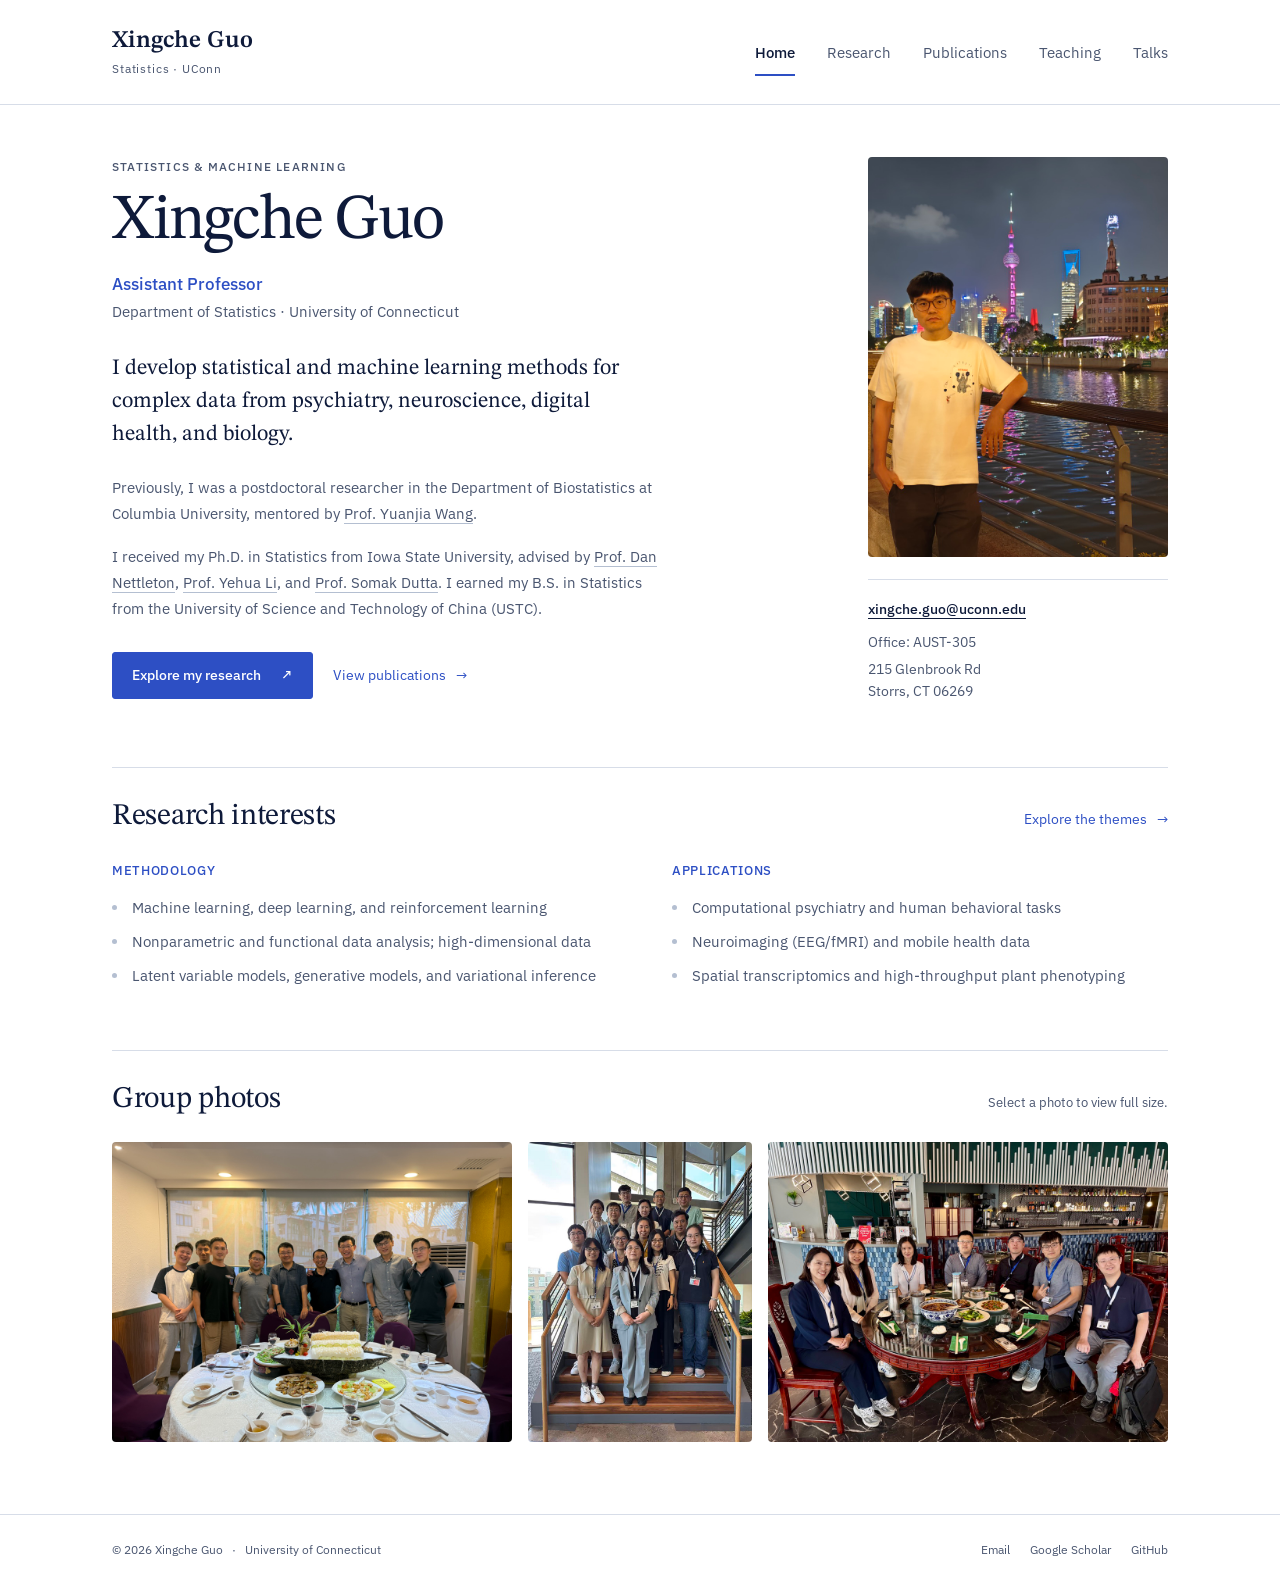
<file: index.html>
<!DOCTYPE html>
<html lang="en">
<head>
  <meta charset="utf-8">
  <meta name="viewport" content="width=device-width, initial-scale=1">
  <title>Xingche Guo | Statistics · UConn</title>
  <meta name="description" content="Xingche Guo is an Assistant Professor of Statistics at the University of Connecticut. Research in statistics, machine learning, and complex biomedical data.">
  <link rel="canonical" href="https://xingcheg.github.io/homepage/">
  <meta property="og:type" content="website">
  <meta property="og:title" content="Xingche Guo | Statistics · UConn">
  <meta property="og:description" content="Xingche Guo is an Assistant Professor of Statistics at the University of Connecticut. Research in statistics, machine learning, and complex biomedical data.">
  <meta property="og:url" content="https://xingcheg.github.io/homepage/">
  <meta property="og:image" content="https://xingcheg.github.io/homepage/assets/xingche-guo.jpg">
  <meta property="og:image:alt" content="Xingche Guo at the Shanghai waterfront">
  <link rel="icon" href="assets/favicon.svg" type="image/svg+xml">
  <link rel="preconnect" href="https://fonts.googleapis.com">
  <link rel="preconnect" href="https://fonts.gstatic.com" crossorigin>
  <link href="https://fonts.googleapis.com/css2?family=IBM+Plex+Sans:wght@400;500;600&amp;family=STIX+Two+Text:ital,wght@0,400;0,600;1,400&amp;display=swap" rel="stylesheet">
  <link rel="stylesheet" href="assets/site.css">
</head>
<body>
<a class="skip-link" href="#main-content">Skip to content</a>
<header class="site-header">
  <div class="header-inner">
    <a class="brand" href="index.html">Xingche Guo<span>Statistics · UConn</span></a>
    <nav class="site-nav" aria-label="Main navigation"><a href="index.html" aria-current="page">Home</a> <a href="research.html">Research</a> <a href="publications.html">Publications</a> <a href="teaching.html">Teaching</a> <a href="talks.html">Talks</a></nav>
  </div>
</header>
<main class="site-main home" id="main-content" tabindex="-1">
  <section class="home-intro" aria-labelledby="home-title">
    <div class="bio">
      <p class="eyebrow">Statistics &amp; machine learning</p>
      <h1 id="home-title">Xingche Guo</h1>
      <p class="position">Assistant Professor<br><span>Department of Statistics · University of Connecticut</span></p>
      <p class="home-lede">I develop statistical and machine learning methods for complex data from psychiatry, neuroscience, digital health, and biology.</p>
      <div class="biography">
        <p>Previously, I was a postdoctoral researcher in the Department of Biostatistics at Columbia University, mentored by <a href="https://www.publichealth.columbia.edu/profile/yuanjia-wang-phd">Prof. Yuanjia Wang</a>.</p>
        <p>I received my Ph.D. in Statistics from Iowa State University, advised by <a href="https://dnett.github.io/">Prof. Dan Nettleton</a>, <a href="https://sites.google.com/a/ucr.edu/yehuali/">Prof. Yehua Li</a>, and <a href="https://faculty.sites.iastate.edu/somakd/">Prof. Somak Dutta</a>. I earned my B.S. in Statistics from the University of Science and Technology of China (USTC).</p>
      </div>
      <div class="home-actions">
        <a class="primary-link" href="research.html">Explore my research <span aria-hidden="true">↗</span></a>
        <a class="text-link" href="publications.html">View publications <span aria-hidden="true">→</span></a>
      </div>
    </div>
    <aside class="profile" aria-label="Photo and contact information">
      <img class="portrait" src="assets/xingche-guo.jpg" alt="Xingche Guo at the Shanghai waterfront at night" width="768" height="1024" fetchpriority="high">
      <div class="contact">
        <a class="email-link" href="mailto:xingche.guo@uconn.edu">xingche.guo@uconn.edu</a>
        <p>Office: AUST-305</p>
        <address>215 Glenbrook Rd<br>Storrs, CT 06269</address>
      </div>
    </aside>
  </section>

  <section class="interests" aria-labelledby="interests-title">
    <div class="interests-heading">
      <h2 id="interests-title">Research interests</h2>
      <a class="text-link" href="research.html">Explore the themes <span aria-hidden="true">→</span></a>
    </div>
    <div class="interest-columns">
      <div>
        <h3>Methodology</h3>
        <ul>
          <li>Machine learning, deep learning, and reinforcement learning</li>
          <li>Nonparametric and functional data analysis; high-dimensional data</li>
          <li>Latent variable models, generative models, and variational inference</li>
        </ul>
      </div>
      <div>
        <h3>Applications</h3>
        <ul>
          <li>Computational psychiatry and human behavioral tasks</li>
          <li>Neuroimaging (EEG/fMRI) and mobile health data</li>
          <li>Spatial transcriptomics and high-throughput plant phenotyping</li>
        </ul>
      </div>
    </div>
  </section>

  <section class="group-photos" id="photos" aria-labelledby="photos-title">
    <div class="photos-heading">
      <h2 id="photos-title">Group photos</h2>
      <p>Select a photo to view full size.</p>
    </div>
    <div class="photo-gallery">
      <a href="assets/photos/group-banquet.jpg" target="_blank" rel="noopener" aria-label="View full-size group photo at a banquet (opens in a new tab)">
        <img src="assets/photos/group-banquet.jpg" alt="A group standing together behind a banquet table" width="2048" height="1536" loading="lazy" decoding="async">
      </a>
      <a class="photo-portrait" href="assets/photos/group-staircase.jpg" target="_blank" rel="noopener" aria-label="View full-size group photo on a staircase (opens in a new tab)">
        <img src="assets/photos/group-staircase.jpg" alt="A group posing together on a staircase" width="768" height="1024" loading="lazy" decoding="async">
      </a>
      <a href="assets/photos/group-dinner.jpg" target="_blank" rel="noopener" aria-label="View full-size group photo at a restaurant (opens in a new tab)">
        <img src="assets/photos/group-dinner.jpg" alt="A group seated around a table at a restaurant" width="1024" height="768" loading="lazy" decoding="async">
      </a>
    </div>
  </section>
</main>
<footer class="site-footer">
  <div class="footer-inner">
    <p>© 2026 Xingche Guo <span class="footer-divider">·</span> University of Connecticut</p>
    <nav aria-label="Contact and profiles">
      <a href="mailto:xingche.guo@uconn.edu">Email</a>
      <a href="https://scholar.google.com/citations?user=Te9Y-KUAAAAJ&amp;hl=en">Google Scholar</a>
      <a href="https://github.com/xingcheg">GitHub</a>
    </nav>
  </div>
</footer>
</body>
</html>
</file>
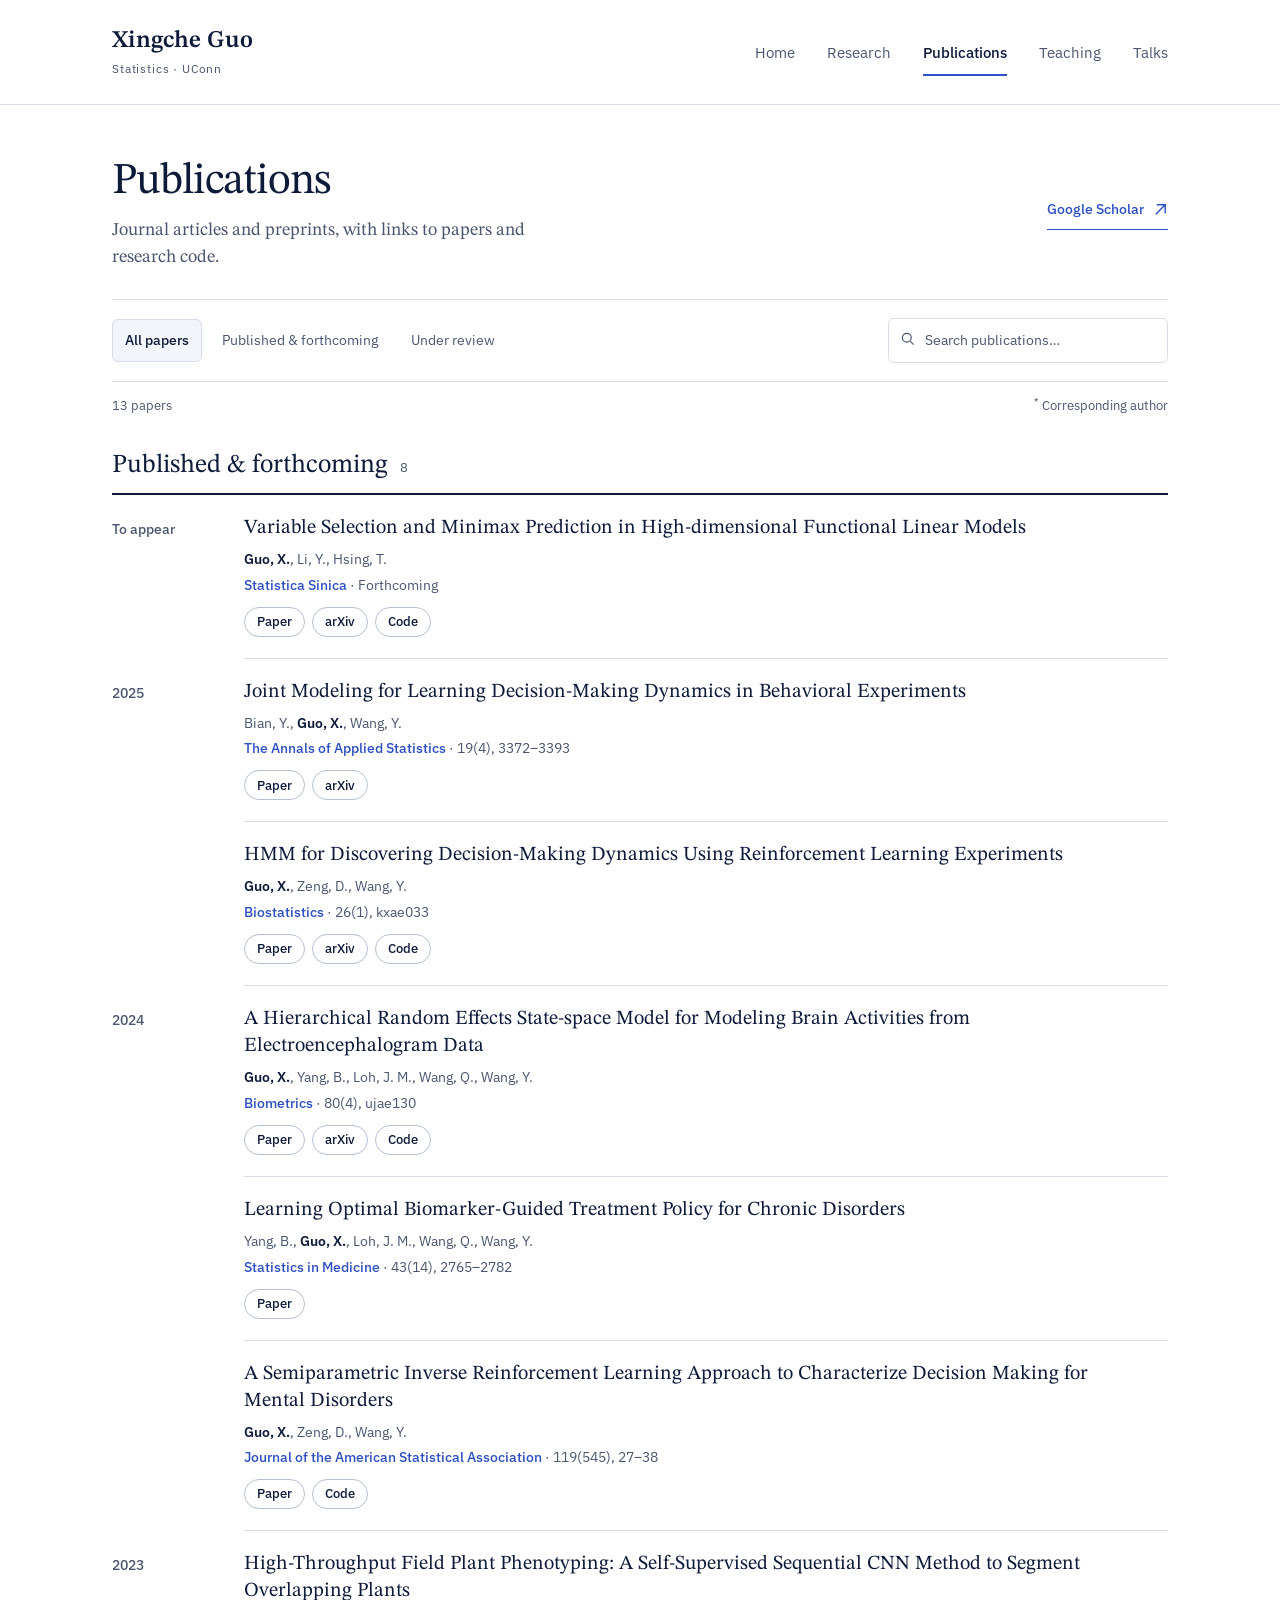
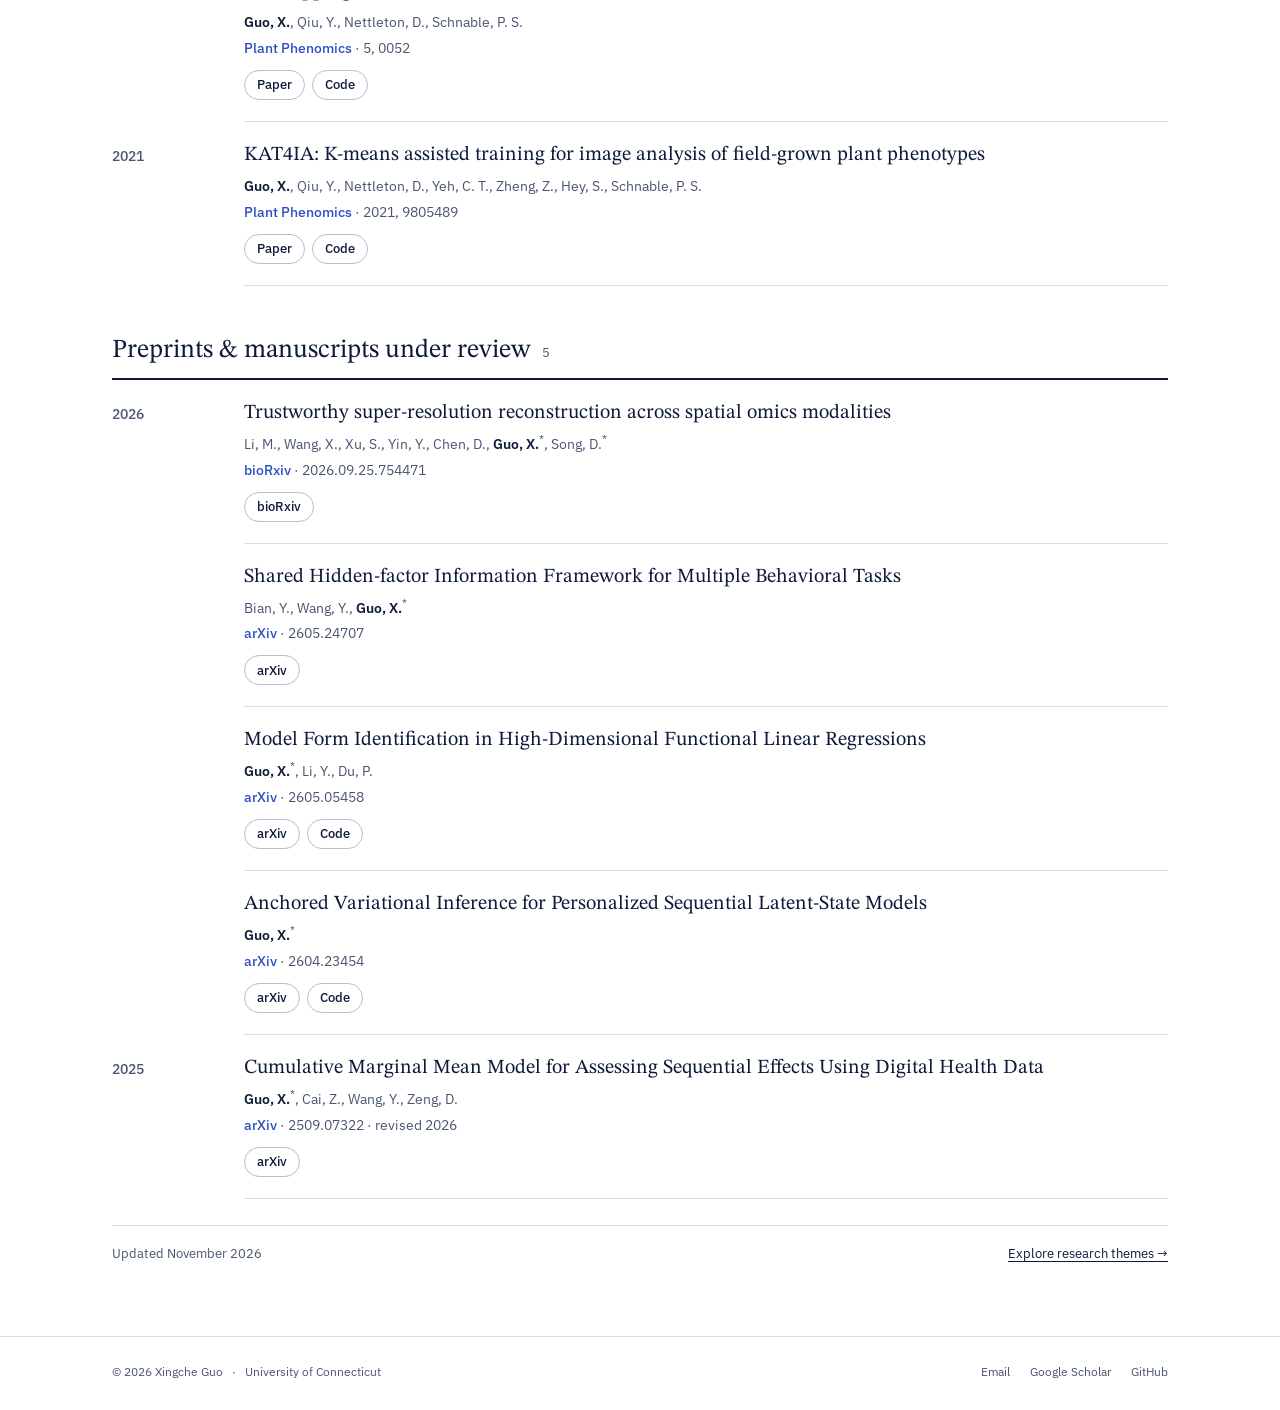
<file: publications.html>
<!DOCTYPE html>
<html lang="en">
<head>
  <meta charset="utf-8">
  <meta name="viewport" content="width=device-width, initial-scale=1">
  <title>Publications | Xingche Guo</title>
  <meta name="description" content="Journal articles and preprints by Xingche Guo, with links to papers and research code.">
  <link rel="canonical" href="https://xingcheg.github.io/homepage/publications.html">
  <meta property="og:type" content="website">
  <meta property="og:title" content="Publications | Xingche Guo">
  <meta property="og:description" content="Journal articles and preprints by Xingche Guo, with links to papers and research code.">
  <meta property="og:url" content="https://xingcheg.github.io/homepage/publications.html">
  <meta property="og:image" content="https://xingcheg.github.io/homepage/assets/xingche-guo.jpg">
  <meta property="og:image:alt" content="Xingche Guo at the Shanghai waterfront">
  <link rel="icon" href="assets/favicon.svg" type="image/svg+xml">
  <link rel="preconnect" href="https://fonts.googleapis.com">
  <link rel="preconnect" href="https://fonts.gstatic.com" crossorigin>
  <link href="https://fonts.googleapis.com/css2?family=IBM+Plex+Sans:wght@400;500;600&amp;family=STIX+Two+Text:ital,wght@0,400;0,600;1,400&amp;display=swap" rel="stylesheet">
  <link rel="stylesheet" href="assets/site.css">
  <link rel="stylesheet" href="assets/publications.css">
  <script src="assets/publications.js" defer></script>
</head>
<body>
<a class="skip-link" href="#main-content">Skip to content</a>
<header class="site-header">
  <div class="header-inner">
    <a class="brand" href="index.html">Xingche Guo<span>Statistics · UConn</span></a>
    <nav class="site-nav" aria-label="Main navigation"><a href="index.html">Home</a> <a href="research.html">Research</a> <a href="publications.html" aria-current="page">Publications</a> <a href="teaching.html">Teaching</a> <a href="talks.html">Talks</a></nav>
  </div>
</header>
<main class="site-main publications" id="main-content" tabindex="-1">
  <header class="intro">
    <div>
      <h1 class="page-title">Publications</h1>
      <p class="lede">Journal articles and preprints, with links to papers and research code.</p>
    </div>
    <a class="scholar-link" href="https://scholar.google.com/citations?user=Te9Y-KUAAAAJ&amp;hl=en" target="_blank" rel="noopener noreferrer">Google Scholar
      <svg viewBox="0 0 16 16" fill="none" stroke="currentColor" stroke-width="1.5" aria-hidden="true"><path d="M3 13 13 3M4 3h9v9"/></svg>
    </a>
  </header>

  <div class="tools" id="publication-tools" hidden>
    <div class="filters" role="group" aria-label="Filter publications by status">
      <button class="filter" type="button" data-filter="all" aria-pressed="true" aria-controls="publication-list">All papers</button>
      <button class="filter" type="button" data-filter="published" aria-pressed="false" aria-controls="publication-list">Published &amp; forthcoming</button>
      <button class="filter" type="button" data-filter="review" aria-pressed="false" aria-controls="publication-list">Under review</button>
    </div>
    <div class="search-wrap">
      <label class="sr-only" for="publication-search">Search by title, author, journal, or year</label>
      <svg viewBox="0 0 20 20" fill="none" stroke="currentColor" stroke-width="1.5" aria-hidden="true"><circle cx="8.5" cy="8.5" r="5.5"/><path d="m13 13 4 4"/></svg>
      <input id="publication-search" type="search" placeholder="Search publications…" autocomplete="off" aria-controls="publication-list">
    </div>
  </div>
  <div class="results-note">
    <p id="result-count" role="status" aria-live="polite" aria-atomic="true">13 papers</p>
    <p><sup>*</sup> Corresponding author</p>
  </div>

  <div id="publication-list">
  <section class="publication-section" data-section="published" aria-labelledby="heading-published">
    <div class="section-heading">
      <h2 id="heading-published">Published &amp; forthcoming</h2>
      <span class="section-count" aria-label="Number of papers">8</span>
    </div>
    <div class="year-group" aria-labelledby="year-published-to-appear">
      <h3 class="year" id="year-published-to-appear">To appear</h3>
      <ul class="paper-list" role="list">
        <li class="paper" id="functional-selection" data-status="published" data-search="Variable Selection and Minimax Prediction in High-dimensional Functional Linear Models Guo, X., Li, Y., Hsing, T. Statistica Sinica Forthcoming To appear Xingche Guo">
          <article aria-labelledby="title-functional-selection">
            <h4 class="paper-title" id="title-functional-selection">Variable Selection and Minimax Prediction in High-dimensional Functional Linear Models</h4>
            <p class="authors"><strong>Guo, X.</strong>, Li, Y., Hsing, T.</p>
            <p class="venue"><span class="journal">Statistica Sinica</span><span class="details"> · Forthcoming</span></p>
            <div class="paper-links" aria-label="Resources for this paper"><a href="https://doi.org/10.5705/ss.202025.0151" target="_blank" rel="noopener noreferrer" aria-label="Paper: Variable Selection and Minimax Prediction in High-dimensional Functional Linear Models">Paper</a><a href="https://arxiv.org/abs/2310.14419" target="_blank" rel="noopener noreferrer" aria-label="arXiv: Variable Selection and Minimax Prediction in High-dimensional Functional Linear Models">arXiv</a><a href="https://github.com/xingcheg/HDFLM-fEnet" target="_blank" rel="noopener noreferrer" aria-label="Code: Variable Selection and Minimax Prediction in High-dimensional Functional Linear Models">Code</a></div>
          </article>
        </li>
      </ul>
    </div>
    <div class="year-group" aria-labelledby="year-published-2025">
      <h3 class="year" id="year-published-2025">2025</h3>
      <ul class="paper-list" role="list">
        <li class="paper" id="joint-decision" data-status="published" data-search="Joint Modeling for Learning Decision-Making Dynamics in Behavioral Experiments Bian, Y., Guo, X., Wang, Y. The Annals of Applied Statistics 19(4), 3372–3393 2025 Xingche Guo">
          <article aria-labelledby="title-joint-decision">
            <h4 class="paper-title" id="title-joint-decision">Joint Modeling for Learning Decision-Making Dynamics in Behavioral Experiments</h4>
            <p class="authors">Bian, Y., <strong>Guo, X.</strong>, Wang, Y.</p>
            <p class="venue"><span class="journal">The Annals of Applied Statistics</span><span class="details"> · 19(4), 3372–3393</span></p>
            <div class="paper-links" aria-label="Resources for this paper"><a href="https://doi.org/10.1214/25-AOAS2112" target="_blank" rel="noopener noreferrer" aria-label="Paper: Joint Modeling for Learning Decision-Making Dynamics in Behavioral Experiments">Paper</a><a href="https://arxiv.org/abs/2506.02394" target="_blank" rel="noopener noreferrer" aria-label="arXiv: Joint Modeling for Learning Decision-Making Dynamics in Behavioral Experiments">arXiv</a></div>
          </article>
        </li>
        <li class="paper" id="rl-hmm" data-status="published" data-search="HMM for Discovering Decision-Making Dynamics Using Reinforcement Learning Experiments Guo, X., Zeng, D., Wang, Y. Biostatistics 26(1), kxae033 2025 Xingche Guo">
          <article aria-labelledby="title-rl-hmm">
            <h4 class="paper-title" id="title-rl-hmm">HMM for Discovering Decision-Making Dynamics Using Reinforcement Learning Experiments</h4>
            <p class="authors"><strong>Guo, X.</strong>, Zeng, D., Wang, Y.</p>
            <p class="venue"><span class="journal">Biostatistics</span><span class="details"> · 26(1), kxae033</span></p>
            <div class="paper-links" aria-label="Resources for this paper"><a href="https://doi.org/10.1093/biostatistics/kxae033" target="_blank" rel="noopener noreferrer" aria-label="Paper: HMM for Discovering Decision-Making Dynamics Using Reinforcement Learning Experiments">Paper</a><a href="https://arxiv.org/abs/2401.13929" target="_blank" rel="noopener noreferrer" aria-label="arXiv: HMM for Discovering Decision-Making Dynamics Using Reinforcement Learning Experiments">arXiv</a><a href="https://github.com/xingcheg/RL-HMM" target="_blank" rel="noopener noreferrer" aria-label="Code: HMM for Discovering Decision-Making Dynamics Using Reinforcement Learning Experiments">Code</a></div>
          </article>
        </li>
      </ul>
    </div>
    <div class="year-group" aria-labelledby="year-published-2024">
      <h3 class="year" id="year-published-2024">2024</h3>
      <ul class="paper-list" role="list">
        <li class="paper" id="eeg-state-space" data-status="published" data-search="A Hierarchical Random Effects State-space Model for Modeling Brain Activities from Electroencephalogram Data Guo, X., Yang, B., Loh, J. M., Wang, Q., Wang, Y. Biometrics 80(4), ujae130 2024 Xingche Guo">
          <article aria-labelledby="title-eeg-state-space">
            <h4 class="paper-title" id="title-eeg-state-space">A Hierarchical Random Effects State-space Model for Modeling Brain Activities from Electroencephalogram Data</h4>
            <p class="authors"><strong>Guo, X.</strong>, Yang, B., Loh, J. M., Wang, Q., Wang, Y.</p>
            <p class="venue"><span class="journal">Biometrics</span><span class="details"> · 80(4), ujae130</span></p>
            <div class="paper-links" aria-label="Resources for this paper"><a href="https://doi.org/10.1093/biomtc/ujae130" target="_blank" rel="noopener noreferrer" aria-label="Paper: A Hierarchical Random Effects State-space Model for Modeling Brain Activities from Electroencephalogram Data">Paper</a><a href="https://arxiv.org/abs/2310.03164" target="_blank" rel="noopener noreferrer" aria-label="arXiv: A Hierarchical Random Effects State-space Model for Modeling Brain Activities from Electroencephalogram Data">arXiv</a><a href="https://github.com/xingcheg/RESSM-EEG" target="_blank" rel="noopener noreferrer" aria-label="Code: A Hierarchical Random Effects State-space Model for Modeling Brain Activities from Electroencephalogram Data">Code</a></div>
          </article>
        </li>
        <li class="paper" id="biomarker-policy" data-status="published" data-search="Learning Optimal Biomarker-Guided Treatment Policy for Chronic Disorders Yang, B., Guo, X., Loh, J. M., Wang, Q., Wang, Y. Statistics in Medicine 43(14), 2765–2782 2024 Xingche Guo">
          <article aria-labelledby="title-biomarker-policy">
            <h4 class="paper-title" id="title-biomarker-policy">Learning Optimal Biomarker-Guided Treatment Policy for Chronic Disorders</h4>
            <p class="authors">Yang, B., <strong>Guo, X.</strong>, Loh, J. M., Wang, Q., Wang, Y.</p>
            <p class="venue"><span class="journal">Statistics in Medicine</span><span class="details"> · 43(14), 2765–2782</span></p>
            <div class="paper-links" aria-label="Resources for this paper"><a href="https://doi.org/10.1002/sim.10099" target="_blank" rel="noopener noreferrer" aria-label="Paper: Learning Optimal Biomarker-Guided Treatment Policy for Chronic Disorders">Paper</a></div>
          </article>
        </li>
        <li class="paper" id="inverse-rl" data-status="published" data-search="A Semiparametric Inverse Reinforcement Learning Approach to Characterize Decision Making for Mental Disorders Guo, X., Zeng, D., Wang, Y. Journal of the American Statistical Association 119(545), 27–38 2024 Xingche Guo">
          <article aria-labelledby="title-inverse-rl">
            <h4 class="paper-title" id="title-inverse-rl">A Semiparametric Inverse Reinforcement Learning Approach to Characterize Decision Making for Mental Disorders</h4>
            <p class="authors"><strong>Guo, X.</strong>, Zeng, D., Wang, Y.</p>
            <p class="venue"><span class="journal">Journal of the American Statistical Association</span><span class="details"> · 119(545), 27–38</span></p>
            <div class="paper-links" aria-label="Resources for this paper"><a href="https://doi.org/10.1080/01621459.2023.2261184" target="_blank" rel="noopener noreferrer" aria-label="Paper: A Semiparametric Inverse Reinforcement Learning Approach to Characterize Decision Making for Mental Disorders">Paper</a><a href="https://github.com/xingcheg/Semi-IRL" target="_blank" rel="noopener noreferrer" aria-label="Code: A Semiparametric Inverse Reinforcement Learning Approach to Characterize Decision Making for Mental Disorders">Code</a></div>
          </article>
        </li>
      </ul>
    </div>
    <div class="year-group" aria-labelledby="year-published-2023">
      <h3 class="year" id="year-published-2023">2023</h3>
      <ul class="paper-list" role="list">
        <li class="paper" id="plant-cnn" data-status="published" data-search="High-Throughput Field Plant Phenotyping: A Self-Supervised Sequential CNN Method to Segment Overlapping Plants Guo, X., Qiu, Y., Nettleton, D., Schnable, P. S. Plant Phenomics 5, 0052 2023 Xingche Guo">
          <article aria-labelledby="title-plant-cnn">
            <h4 class="paper-title" id="title-plant-cnn">High-Throughput Field Plant Phenotyping: A Self-Supervised Sequential CNN Method to Segment Overlapping Plants</h4>
            <p class="authors"><strong>Guo, X.</strong>, Qiu, Y., Nettleton, D., Schnable, P. S.</p>
            <p class="venue"><span class="journal">Plant Phenomics</span><span class="details"> · 5, 0052</span></p>
            <div class="paper-links" aria-label="Resources for this paper"><a href="https://doi.org/10.34133/plantphenomics.0052" target="_blank" rel="noopener noreferrer" aria-label="Paper: High-Throughput Field Plant Phenotyping: A Self-Supervised Sequential CNN Method to Segment Overlapping Plants">Paper</a><a href="https://github.com/xingcheg/Plant-Traits-Extraction-2023" target="_blank" rel="noopener noreferrer" aria-label="Code: High-Throughput Field Plant Phenotyping: A Self-Supervised Sequential CNN Method to Segment Overlapping Plants">Code</a></div>
          </article>
        </li>
      </ul>
    </div>
    <div class="year-group" aria-labelledby="year-published-2021">
      <h3 class="year" id="year-published-2021">2021</h3>
      <ul class="paper-list" role="list">
        <li class="paper" id="kat4ia" data-status="published" data-search="KAT4IA: K-means assisted training for image analysis of field-grown plant phenotypes Guo, X., Qiu, Y., Nettleton, D., Yeh, C. T., Zheng, Z., Hey, S., Schnable, P. S. Plant Phenomics 2021, 9805489 2021 Xingche Guo">
          <article aria-labelledby="title-kat4ia">
            <h4 class="paper-title" id="title-kat4ia">KAT4IA: K-means assisted training for image analysis of field-grown plant phenotypes</h4>
            <p class="authors"><strong>Guo, X.</strong>, Qiu, Y., Nettleton, D., Yeh, C. T., Zheng, Z., Hey, S., Schnable, P. S.</p>
            <p class="venue"><span class="journal">Plant Phenomics</span><span class="details"> · 2021, 9805489</span></p>
            <div class="paper-links" aria-label="Resources for this paper"><a href="https://doi.org/10.34133/2021/9805489" target="_blank" rel="noopener noreferrer" aria-label="Paper: KAT4IA: K-means assisted training for image analysis of field-grown plant phenotypes">Paper</a><a href="https://github.com/xingcheg/Plant-Traits-Extraction" target="_blank" rel="noopener noreferrer" aria-label="Code: KAT4IA: K-means assisted training for image analysis of field-grown plant phenotypes">Code</a></div>
          </article>
        </li>
      </ul>
    </div>
  </section>

  <section class="publication-section" data-section="review" aria-labelledby="heading-review">
    <div class="section-heading">
      <h2 id="heading-review">Preprints &amp; manuscripts under review</h2>
      <span class="section-count" aria-label="Number of papers">5</span>
    </div>
    <div class="year-group" aria-labelledby="year-review-2026">
      <h3 class="year" id="year-review-2026">2026</h3>
      <ul class="paper-list" role="list">
        <li class="paper" id="spatial-omics" data-status="review" data-search="Trustworthy super-resolution reconstruction across spatial omics modalities Li, M., Wang, X., Xu, S., Yin, Y., Chen, D., Guo, X.*, Song, D.* bioRxiv 2026.09.25.754471 2026 Xingche Guo">
          <article aria-labelledby="title-spatial-omics">
            <h4 class="paper-title" id="title-spatial-omics">Trustworthy super-resolution reconstruction across spatial omics modalities</h4>
            <p class="authors">Li, M., Wang, X., Xu, S., Yin, Y., Chen, D., <strong>Guo, X.</strong><sup>*</sup>, Song, D.<sup>*</sup></p>
            <p class="venue"><span class="journal">bioRxiv</span><span class="details"> · 2026.09.25.754471</span></p>
            <div class="paper-links" aria-label="Resources for this paper"><a href="https://www.biorxiv.org/content/10.64898/2026.09.25.754471v1" target="_blank" rel="noopener noreferrer" aria-label="bioRxiv: Trustworthy super-resolution reconstruction across spatial omics modalities">bioRxiv</a></div>
          </article>
        </li>
        <li class="paper" id="shift" data-status="review" data-search="Shared Hidden-factor Information Framework for Multiple Behavioral Tasks Bian, Y., Wang, Y., Guo, X.* arXiv 2605.24707 2026 Xingche Guo">
          <article aria-labelledby="title-shift">
            <h4 class="paper-title" id="title-shift">Shared Hidden-factor Information Framework for Multiple Behavioral Tasks</h4>
            <p class="authors">Bian, Y., Wang, Y., <strong>Guo, X.</strong><sup>*</sup></p>
            <p class="venue"><span class="journal">arXiv</span><span class="details"> · 2605.24707</span></p>
            <div class="paper-links" aria-label="Resources for this paper"><a href="https://arxiv.org/abs/2605.24707" target="_blank" rel="noopener noreferrer" aria-label="arXiv: Shared Hidden-factor Information Framework for Multiple Behavioral Tasks">arXiv</a></div>
          </article>
        </li>
        <li class="paper" id="model-form" data-status="review" data-search="Model Form Identification in High-Dimensional Functional Linear Regressions Guo, X.*, Li, Y., Du, P. arXiv 2605.05458 2026 Xingche Guo">
          <article aria-labelledby="title-model-form">
            <h4 class="paper-title" id="title-model-form">Model Form Identification in High-Dimensional Functional Linear Regressions</h4>
            <p class="authors"><strong>Guo, X.</strong><sup>*</sup>, Li, Y., Du, P.</p>
            <p class="venue"><span class="journal">arXiv</span><span class="details"> · 2605.05458</span></p>
            <div class="paper-links" aria-label="Resources for this paper"><a href="https://arxiv.org/abs/2605.05458" target="_blank" rel="noopener noreferrer" aria-label="arXiv: Model Form Identification in High-Dimensional Functional Linear Regressions">arXiv</a><a href="https://github.com/xingcheg/MoFI-FLR" target="_blank" rel="noopener noreferrer" aria-label="Code: Model Form Identification in High-Dimensional Functional Linear Regressions">Code</a></div>
          </article>
        </li>
        <li class="paper" id="anchored-inference" data-status="review" data-search="Anchored Variational Inference for Personalized Sequential Latent-State Models Guo, X.* arXiv 2604.23454 2026 Xingche Guo">
          <article aria-labelledby="title-anchored-inference">
            <h4 class="paper-title" id="title-anchored-inference">Anchored Variational Inference for Personalized Sequential Latent-State Models</h4>
            <p class="authors"><strong>Guo, X.</strong><sup>*</sup></p>
            <p class="venue"><span class="journal">arXiv</span><span class="details"> · 2604.23454</span></p>
            <div class="paper-links" aria-label="Resources for this paper"><a href="https://arxiv.org/abs/2604.23454" target="_blank" rel="noopener noreferrer" aria-label="arXiv: Anchored Variational Inference for Personalized Sequential Latent-State Models">arXiv</a><a href="https://github.com/xingcheg/AVEM" target="_blank" rel="noopener noreferrer" aria-label="Code: Anchored Variational Inference for Personalized Sequential Latent-State Models">Code</a></div>
          </article>
        </li>
      </ul>
    </div>
    <div class="year-group" aria-labelledby="year-review-2025">
      <h3 class="year" id="year-review-2025">2025</h3>
      <ul class="paper-list" role="list">
        <li class="paper" id="digital-health" data-status="review" data-search="Cumulative Marginal Mean Model for Assessing Sequential Effects Using Digital Health Data Guo, X.*, Cai, Z., Wang, Y., Zeng, D. arXiv 2509.07322 · revised 2026 2025 Xingche Guo">
          <article aria-labelledby="title-digital-health">
            <h4 class="paper-title" id="title-digital-health">Cumulative Marginal Mean Model for Assessing Sequential Effects Using Digital Health Data</h4>
            <p class="authors"><strong>Guo, X.</strong><sup>*</sup>, Cai, Z., Wang, Y., Zeng, D.</p>
            <p class="venue"><span class="journal">arXiv</span><span class="details"> · 2509.07322 · revised 2026</span></p>
            <div class="paper-links" aria-label="Resources for this paper"><a href="https://arxiv.org/abs/2509.07322" target="_blank" rel="noopener noreferrer" aria-label="arXiv: Cumulative Marginal Mean Model for Assessing Sequential Effects Using Digital Health Data">arXiv</a></div>
          </article>
        </li>
      </ul>
    </div>
  </section>
  </div>
  <div class="empty-state" id="empty-state" hidden>
    <h2>No matching papers</h2>
    <p>Try another title, author, journal, or year.</p>
    <button class="reset" type="button" id="reset-filters">Clear search and filters</button>
  </div>
  <footer class="footer">
    <p>Updated November 2026</p>
    <a href="research.html">Explore research themes →</a>
  </footer>
</main>
<footer class="site-footer">
  <div class="footer-inner">
    <p>© 2026 Xingche Guo <span class="footer-divider">·</span> University of Connecticut</p>
    <nav aria-label="Contact and profiles">
      <a href="mailto:xingche.guo@uconn.edu">Email</a>
      <a href="https://scholar.google.com/citations?user=Te9Y-KUAAAAJ&amp;hl=en">Google Scholar</a>
      <a href="https://github.com/xingcheg">GitHub</a>
    </nav>
  </div>
</footer>
</body>
</html>
</file>
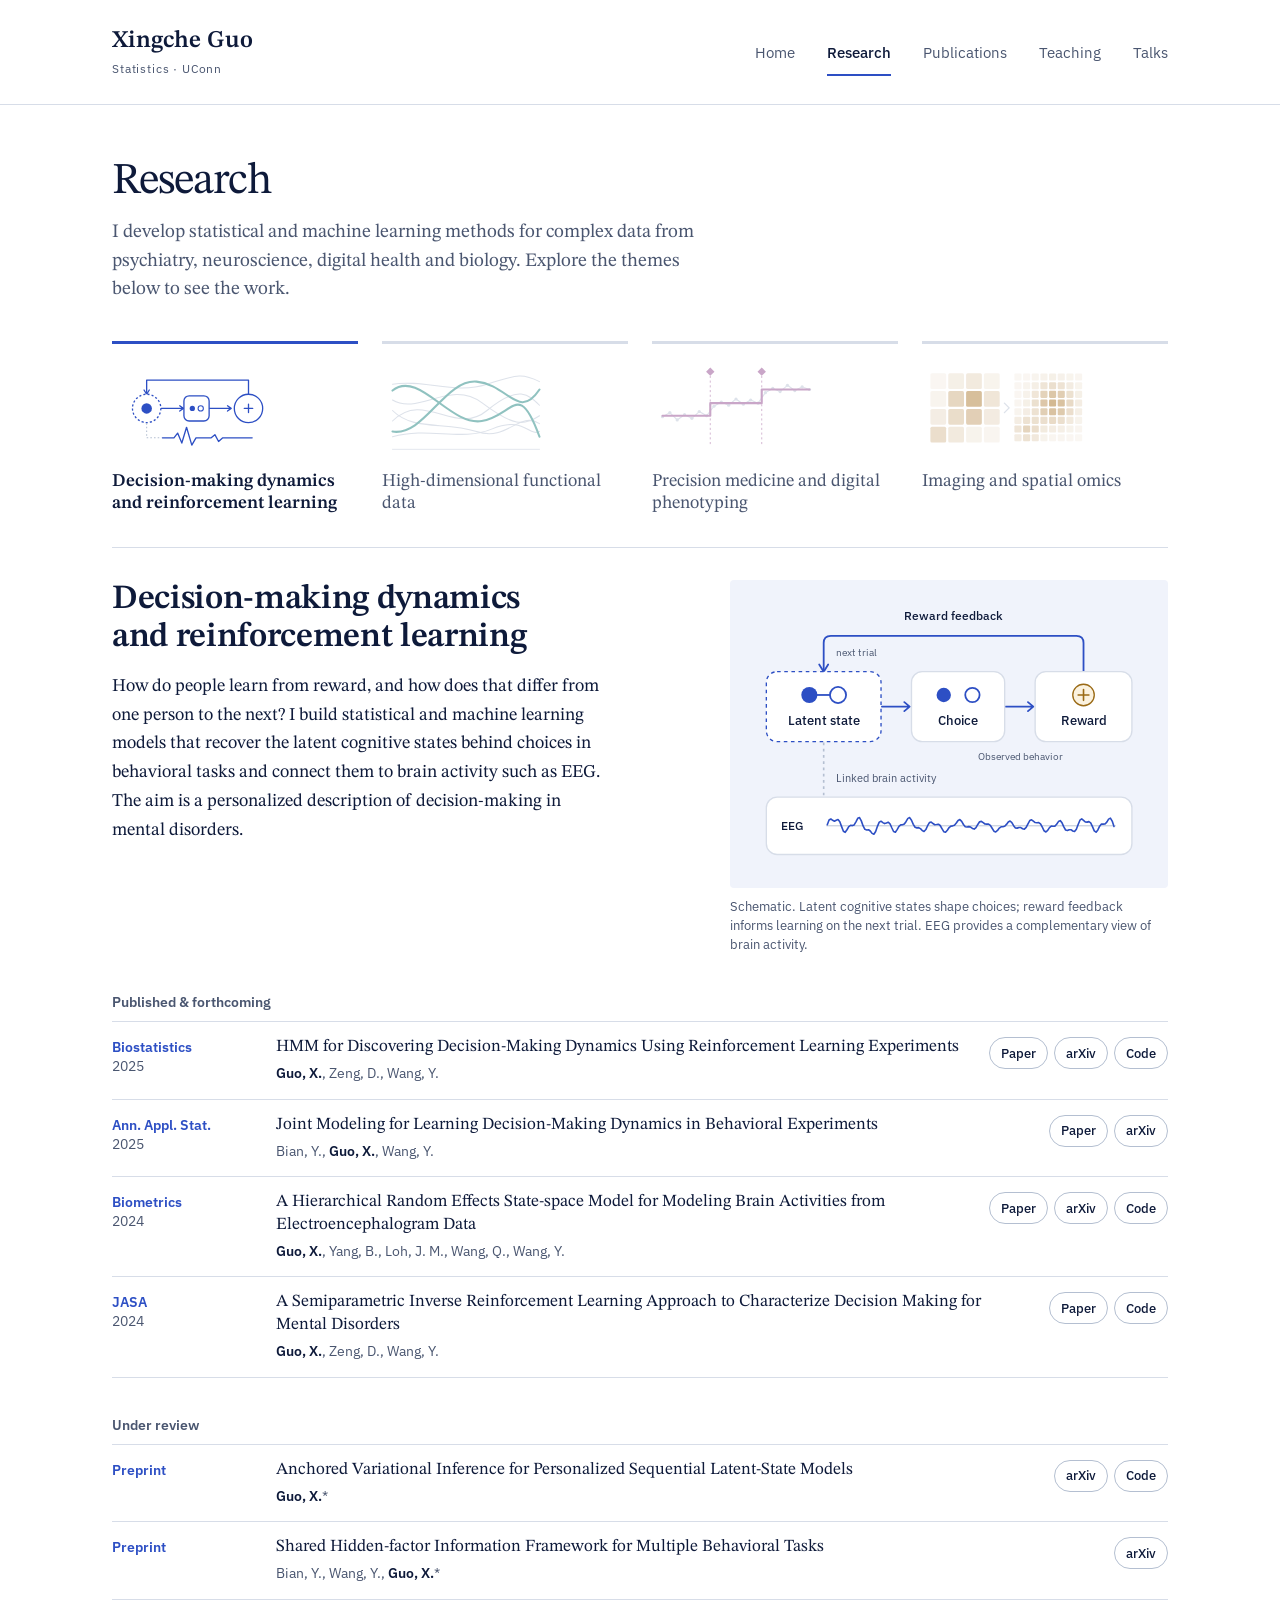
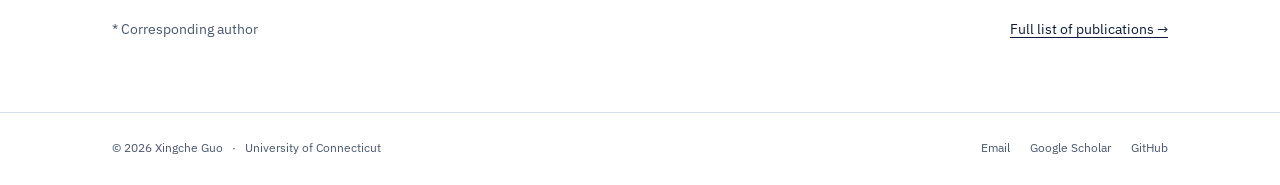
<file: research.html>
<!DOCTYPE html>
<html lang="en">
<head>
  <meta charset="utf-8">
  <meta name="viewport" content="width=device-width, initial-scale=1">
  <title>Research | Xingche Guo</title>
  <meta name="description" content="Research in decision-making dynamics, high-dimensional functional data, precision medicine, imaging, and spatial omics.">
  <link rel="canonical" href="https://xingcheg.github.io/homepage/research.html">
  <meta property="og:type" content="website">
  <meta property="og:title" content="Research | Xingche Guo">
  <meta property="og:description" content="Research in decision-making dynamics, high-dimensional functional data, precision medicine, imaging, and spatial omics.">
  <meta property="og:url" content="https://xingcheg.github.io/homepage/research.html">
  <meta property="og:image" content="https://xingcheg.github.io/homepage/assets/xingche-guo.jpg">
  <meta property="og:image:alt" content="Xingche Guo at the Shanghai waterfront">
  <link rel="icon" href="assets/favicon.svg" type="image/svg+xml">
  <link rel="preconnect" href="https://fonts.googleapis.com">
  <link rel="preconnect" href="https://fonts.gstatic.com" crossorigin>
  <link href="https://fonts.googleapis.com/css2?family=IBM+Plex+Sans:wght@400;500;600&amp;family=STIX+Two+Text:ital,wght@0,400;0,600;1,400&amp;display=swap" rel="stylesheet">
  <link rel="stylesheet" href="assets/site.css">
  <link rel="stylesheet" href="assets/research.css">
  <script src="assets/research.js" defer></script>
</head>
<body>
<a class="skip-link" href="#main-content">Skip to content</a>
<header class="site-header">
  <div class="header-inner">
    <a class="brand" href="index.html">Xingche Guo<span>Statistics · UConn</span></a>
    <nav class="site-nav" aria-label="Main navigation"><a href="index.html">Home</a> <a href="research.html" aria-current="page">Research</a> <a href="publications.html">Publications</a> <a href="teaching.html">Teaching</a> <a href="talks.html">Talks</a></nav>
  </div>
</header>
<main class="site-main research" id="main-content" tabindex="-1">
  <header class="page-intro">
    <h1 class="page-title">Research</h1>
    <p class="lede">I develop statistical and machine learning methods for complex data from psychiatry, neuroscience, digital health and biology. Explore the themes below to see the work.</p>
  </header>
  <div class="themes" id="themes" role="tablist" aria-label="Research themes" hidden>
    <button class="theme-tab" type="button" id="tab-decision-making" role="tab" aria-controls="decision-making" aria-selected="false" tabindex="-1" style="--hue:#2D4FC4">
      <svg viewBox="0 0 320 190" aria-hidden="true">
      <path class="sk-hue" d="M66 69V42H260V69" stroke-width="2.5" stroke-linejoin="round"/>
      <path class="sk-hue" d="M61 61l5 8 5-8M94 96h42m-7-5 7 5-7 5M184 96h43m-7-5 7 5-7 5" stroke-width="2.5" stroke-linecap="round" stroke-linejoin="round"/>
      <circle class="sk-paper" cx="66" cy="96" r="27" stroke-width="2.5" stroke-dasharray="4 4"/>
      <circle class="sk-huefill" cx="66" cy="96" r="10"/>
      <rect class="sk-paper" x="137" y="72" width="48" height="48" rx="10" stroke-width="2.5"/>
      <circle class="sk-huefill" cx="153" cy="96" r="5"/>
      <circle class="sk-paper" cx="169" cy="96" r="5" stroke-width="2"/>
      <circle class="sk-paper" cx="260" cy="96" r="27" stroke-width="2.5"/>
      <path class="sk-hue" d="M252 96h16m-8-8v16" stroke-width="2.5" stroke-linecap="round"/>
      <path class="sk-soft" d="M66 124v28h26" stroke-width="2" stroke-dasharray="3 4"/>
      <path class="sk-hue" d="M96 152h22l7-9 8 19 9-30 10 34 8-14h29l7-6 7 13 8-7h56" stroke-width="2.5" stroke-linecap="round" stroke-linejoin="round"/></svg><span class="name">Decision-making dynamics and reinforcement learning</span>
    </button>
    <button class="theme-tab" type="button" id="tab-functional-data" role="tab" aria-controls="functional-data" aria-selected="false" tabindex="-1" style="--hue:#0B7A75">
      <svg viewBox="0 0 320 190" aria-hidden="true">
      <path class="sk-soft" d="M20 120C80 60 140 150 200 100S280 70 300 90" stroke-width="2" stroke-linecap="round"/><path class="sk-soft" d="M20 80C70 110 130 40 190 85S270 130 300 110" stroke-width="2" stroke-linecap="round"/><path class="sk-soft" d="M20 150C90 130 150 160 210 135S280 150 300 140" stroke-width="2" stroke-linecap="round"/><path class="sk-soft" d="M20 50C80 40 140 70 200 50S270 30 300 45" stroke-width="2" stroke-linecap="round"/><path class="sk-soft" d="M20 100C60 140 120 120 180 140S260 100 300 125" stroke-width="2" stroke-linecap="round"/>
      <path class="sk-hue" d="M20 140C80 150 120 40 180 45S260 120 300 60" stroke-width="4" stroke-linecap="round"/>
      <path class="sk-hue" d="M20 62C70 22 130 130 190 120S260 40 300 150" stroke-width="4" stroke-linecap="round"/>
      <path class="sk-soft" d="M20 174H300" stroke-width="1.5" stroke-linecap="round"/></svg><span class="name">High-dimensional functional data</span>
    </button>
    <button class="theme-tab" type="button" id="tab-digital-health" role="tab" aria-controls="digital-health" aria-selected="false" tabindex="-1" style="--hue:#8A3B86">
      <svg viewBox="0 0 320 190" aria-hidden="true">
      <polyline class="sk-soft" points="20,112 34,104 48,118 62,108 76,115 90,102 104,110 118,92 132,84 146,90 160,78 174,88 188,80 202,86 216,66 230,58 244,64 258,52 272,62 286,55 300,60" stroke-width="2" stroke-linejoin="round"/>
      <circle class="sk-softfill" cx="20" cy="112" r="3"/><circle class="sk-softfill" cx="34" cy="104" r="3"/><circle class="sk-softfill" cx="48" cy="118" r="3"/><circle class="sk-softfill" cx="62" cy="108" r="3"/><circle class="sk-softfill" cx="76" cy="115" r="3"/><circle class="sk-softfill" cx="90" cy="102" r="3"/><circle class="sk-softfill" cx="104" cy="110" r="3"/><circle class="sk-softfill" cx="118" cy="92" r="3"/><circle class="sk-softfill" cx="132" cy="84" r="3"/><circle class="sk-softfill" cx="146" cy="90" r="3"/><circle class="sk-softfill" cx="160" cy="78" r="3"/><circle class="sk-softfill" cx="174" cy="88" r="3"/><circle class="sk-softfill" cx="188" cy="80" r="3"/><circle class="sk-softfill" cx="202" cy="86" r="3"/><circle class="sk-softfill" cx="216" cy="66" r="3"/><circle class="sk-softfill" cx="230" cy="58" r="3"/><circle class="sk-softfill" cx="244" cy="64" r="3"/><circle class="sk-softfill" cx="258" cy="52" r="3"/><circle class="sk-softfill" cx="272" cy="62" r="3"/><circle class="sk-softfill" cx="286" cy="55" r="3"/><circle class="sk-softfill" cx="300" cy="60" r="3"/>
      <path class="sk-hue" d="M111 34V164M209 34V164" stroke-width="1.5" stroke-dasharray="4 5"/>
      <path class="sk-huefill" d="M111 18l8 8-8 8-8-8zM209 18l8 8-8 8-8-8z"/>
      <path class="sk-hue" d="M20 110H111V86H209V60H300" stroke-width="4" stroke-linejoin="round" stroke-linecap="round"/></svg><span class="name">Precision medicine and digital phenotyping</span>
    </button>
    <button class="theme-tab" type="button" id="tab-spatial-omics" role="tab" aria-controls="spatial-omics" aria-selected="false" tabindex="-1" style="--hue:#9A5B00">
      <svg viewBox="0 0 320 190" aria-hidden="true">
      <rect class="sk-huefill" x="16" y="29" width="30" height="30" rx="3" fill-opacity="0.11"/><rect class="sk-huefill" x="50" y="29" width="30" height="30" rx="3" fill-opacity="0.20"/><rect class="sk-huefill" x="84" y="29" width="30" height="30" rx="3" fill-opacity="0.28"/><rect class="sk-huefill" x="118" y="29" width="30" height="30" rx="3" fill-opacity="0.15"/><rect class="sk-huefill" x="16" y="63" width="30" height="30" rx="3" fill-opacity="0.14"/><rect class="sk-huefill" x="50" y="63" width="30" height="30" rx="3" fill-opacity="0.53"/><rect class="sk-huefill" x="84" y="63" width="30" height="30" rx="3" fill-opacity="0.86"/><rect class="sk-huefill" x="118" y="63" width="30" height="30" rx="3" fill-opacity="0.33"/><rect class="sk-huefill" x="16" y="97" width="30" height="30" rx="3" fill-opacity="0.23"/><rect class="sk-huefill" x="50" y="97" width="30" height="30" rx="3" fill-opacity="0.45"/><rect class="sk-huefill" x="84" y="97" width="30" height="30" rx="3" fill-opacity="0.63"/><rect class="sk-huefill" x="118" y="97" width="30" height="30" rx="3" fill-opacity="0.26"/><rect class="sk-huefill" x="16" y="131" width="30" height="30" rx="3" fill-opacity="0.44"/><rect class="sk-huefill" x="50" y="131" width="30" height="30" rx="3" fill-opacity="0.28"/><rect class="sk-huefill" x="84" y="131" width="30" height="30" rx="3" fill-opacity="0.16"/><rect class="sk-huefill" x="118" y="131" width="30" height="30" rx="3" fill-opacity="0.12"/>
      <path class="sk-soft" d="M157 86l9 9-9 9" stroke-width="2.5" stroke-linecap="round" stroke-linejoin="round"/>
      <rect class="sk-huefill" x="176" y="29.5" width="13.5" height="13.5" rx="2" fill-opacity="0.10"/><rect class="sk-huefill" x="192.5" y="29.5" width="13.5" height="13.5" rx="2" fill-opacity="0.11"/><rect class="sk-huefill" x="209" y="29.5" width="13.5" height="13.5" rx="2" fill-opacity="0.14"/><rect class="sk-huefill" x="225.5" y="29.5" width="13.5" height="13.5" rx="2" fill-opacity="0.17"/><rect class="sk-huefill" x="242" y="29.5" width="13.5" height="13.5" rx="2" fill-opacity="0.20"/><rect class="sk-huefill" x="258.5" y="29.5" width="13.5" height="13.5" rx="2" fill-opacity="0.18"/><rect class="sk-huefill" x="275" y="29.5" width="13.5" height="13.5" rx="2" fill-opacity="0.15"/><rect class="sk-huefill" x="291.5" y="29.5" width="13.5" height="13.5" rx="2" fill-opacity="0.12"/><rect class="sk-huefill" x="176" y="46" width="13.5" height="13.5" rx="2" fill-opacity="0.11"/><rect class="sk-huefill" x="192.5" y="46" width="13.5" height="13.5" rx="2" fill-opacity="0.14"/><rect class="sk-huefill" x="209" y="46" width="13.5" height="13.5" rx="2" fill-opacity="0.21"/><rect class="sk-huefill" x="225.5" y="46" width="13.5" height="13.5" rx="2" fill-opacity="0.34"/><rect class="sk-huefill" x="242" y="46" width="13.5" height="13.5" rx="2" fill-opacity="0.42"/><rect class="sk-huefill" x="258.5" y="46" width="13.5" height="13.5" rx="2" fill-opacity="0.37"/><rect class="sk-huefill" x="275" y="46" width="13.5" height="13.5" rx="2" fill-opacity="0.25"/><rect class="sk-huefill" x="291.5" y="46" width="13.5" height="13.5" rx="2" fill-opacity="0.15"/><rect class="sk-huefill" x="176" y="62.5" width="13.5" height="13.5" rx="2" fill-opacity="0.11"/><rect class="sk-huefill" x="192.5" y="62.5" width="13.5" height="13.5" rx="2" fill-opacity="0.17"/><rect class="sk-huefill" x="209" y="62.5" width="13.5" height="13.5" rx="2" fill-opacity="0.33"/><rect class="sk-huefill" x="225.5" y="62.5" width="13.5" height="13.5" rx="2" fill-opacity="0.59"/><rect class="sk-huefill" x="242" y="62.5" width="13.5" height="13.5" rx="2" fill-opacity="0.75"/><rect class="sk-huefill" x="258.5" y="62.5" width="13.5" height="13.5" rx="2" fill-opacity="0.65"/><rect class="sk-huefill" x="275" y="62.5" width="13.5" height="13.5" rx="2" fill-opacity="0.40"/><rect class="sk-huefill" x="291.5" y="62.5" width="13.5" height="13.5" rx="2" fill-opacity="0.20"/><rect class="sk-huefill" x="176" y="79" width="13.5" height="13.5" rx="2" fill-opacity="0.12"/><rect class="sk-huefill" x="192.5" y="79" width="13.5" height="13.5" rx="2" fill-opacity="0.20"/><rect class="sk-huefill" x="209" y="79" width="13.5" height="13.5" rx="2" fill-opacity="0.41"/><rect class="sk-huefill" x="225.5" y="79" width="13.5" height="13.5" rx="2" fill-opacity="0.74"/><rect class="sk-huefill" x="242" y="79" width="13.5" height="13.5" rx="2" fill-opacity="0.94"/><rect class="sk-huefill" x="258.5" y="79" width="13.5" height="13.5" rx="2" fill-opacity="0.82"/><rect class="sk-huefill" x="275" y="79" width="13.5" height="13.5" rx="2" fill-opacity="0.49"/><rect class="sk-huefill" x="291.5" y="79" width="13.5" height="13.5" rx="2" fill-opacity="0.24"/><rect class="sk-huefill" x="176" y="95.5" width="13.5" height="13.5" rx="2" fill-opacity="0.14"/><rect class="sk-huefill" x="192.5" y="95.5" width="13.5" height="13.5" rx="2" fill-opacity="0.23"/><rect class="sk-huefill" x="209" y="95.5" width="13.5" height="13.5" rx="2" fill-opacity="0.39"/><rect class="sk-huefill" x="225.5" y="95.5" width="13.5" height="13.5" rx="2" fill-opacity="0.64"/><rect class="sk-huefill" x="242" y="95.5" width="13.5" height="13.5" rx="2" fill-opacity="0.81"/><rect class="sk-huefill" x="258.5" y="95.5" width="13.5" height="13.5" rx="2" fill-opacity="0.70"/><rect class="sk-huefill" x="275" y="95.5" width="13.5" height="13.5" rx="2" fill-opacity="0.43"/><rect class="sk-huefill" x="291.5" y="95.5" width="13.5" height="13.5" rx="2" fill-opacity="0.21"/><rect class="sk-huefill" x="176" y="112" width="13.5" height="13.5" rx="2" fill-opacity="0.24"/><rect class="sk-huefill" x="192.5" y="112" width="13.5" height="13.5" rx="2" fill-opacity="0.39"/><rect class="sk-huefill" x="209" y="112" width="13.5" height="13.5" rx="2" fill-opacity="0.40"/><rect class="sk-huefill" x="225.5" y="112" width="13.5" height="13.5" rx="2" fill-opacity="0.42"/><rect class="sk-huefill" x="242" y="112" width="13.5" height="13.5" rx="2" fill-opacity="0.48"/><rect class="sk-huefill" x="258.5" y="112" width="13.5" height="13.5" rx="2" fill-opacity="0.42"/><rect class="sk-huefill" x="275" y="112" width="13.5" height="13.5" rx="2" fill-opacity="0.28"/><rect class="sk-huefill" x="291.5" y="112" width="13.5" height="13.5" rx="2" fill-opacity="0.16"/><rect class="sk-huefill" x="176" y="128.5" width="13.5" height="13.5" rx="2" fill-opacity="0.34"/><rect class="sk-huefill" x="192.5" y="128.5" width="13.5" height="13.5" rx="2" fill-opacity="0.56"/><rect class="sk-huefill" x="209" y="128.5" width="13.5" height="13.5" rx="2" fill-opacity="0.44"/><rect class="sk-huefill" x="225.5" y="128.5" width="13.5" height="13.5" rx="2" fill-opacity="0.27"/><rect class="sk-huefill" x="242" y="128.5" width="13.5" height="13.5" rx="2" fill-opacity="0.24"/><rect class="sk-huefill" x="258.5" y="128.5" width="13.5" height="13.5" rx="2" fill-opacity="0.21"/><rect class="sk-huefill" x="275" y="128.5" width="13.5" height="13.5" rx="2" fill-opacity="0.16"/><rect class="sk-huefill" x="291.5" y="128.5" width="13.5" height="13.5" rx="2" fill-opacity="0.12"/><rect class="sk-huefill" x="176" y="145" width="13.5" height="13.5" rx="2" fill-opacity="0.25"/><rect class="sk-huefill" x="192.5" y="145" width="13.5" height="13.5" rx="2" fill-opacity="0.39"/><rect class="sk-huefill" x="209" y="145" width="13.5" height="13.5" rx="2" fill-opacity="0.30"/><rect class="sk-huefill" x="225.5" y="145" width="13.5" height="13.5" rx="2" fill-opacity="0.16"/><rect class="sk-huefill" x="242" y="145" width="13.5" height="13.5" rx="2" fill-opacity="0.13"/><rect class="sk-huefill" x="258.5" y="145" width="13.5" height="13.5" rx="2" fill-opacity="0.12"/><rect class="sk-huefill" x="275" y="145" width="13.5" height="13.5" rx="2" fill-opacity="0.11"/><rect class="sk-huefill" x="291.5" y="145" width="13.5" height="13.5" rx="2" fill-opacity="0.10"/></svg><span class="name">Imaging and spatial omics</span>
    </button>
  </div>
  <section class="panel" id="decision-making" aria-labelledby="heading-decision-making" style="--hue:#2D4FC4">
    <div>
      <div class="panel-head">
        <div>
          <h2 id="heading-decision-making">Decision-making dynamics and reinforcement learning</h2>
          <p class="pitch">How do people learn from reward, and how does that differ from one person to the next? I build statistical and machine learning models that recover the latent cognitive states behind choices in behavioral tasks and connect them to brain activity such as EEG. The aim is a personalized description of decision-making in mental disorders.</p>
        </div>
        <figure class="plate"><div class="art"><svg viewBox="0 0 440 300" role="img" aria-label="Schematic. Latent cognitive states shape choices; reward feedback informs learning on the next trial. EEG provides a complementary view of brain activity.">
      <g font-family="var(--sans)">
        <text x="225" y="22" text-anchor="middle" fill="var(--ink)" font-size="13" font-weight="500">Reward feedback</text>
        <path class="sk-hue" d="M370 80V48Q370 40 362 40H88Q80 40 80 48V80" stroke-width="2" stroke-linecap="round" stroke-linejoin="round"/>
        <path class="sk-hue" d="M75 72l5 8 5-8" stroke-width="2" stroke-linecap="round" stroke-linejoin="round"/>
        <text x="94" y="63" fill="var(--muted)" font-size="11">next trial</text>

        <rect x="16" y="80" width="128" height="78" rx="12" fill="#fff" stroke="currentColor" stroke-width="1.5" stroke-dasharray="4 4"/>
        <path class="sk-hue" d="M64 106h32" stroke-width="2"/>
        <circle class="sk-huefill" cx="64" cy="106" r="9"/>
        <circle class="sk-paper" cx="96" cy="106" r="9" stroke-width="2"/>
        <text x="80" y="140" text-anchor="middle" fill="var(--ink)" font-size="14" font-weight="500">Latent state</text>

        <path class="sk-hue" d="M145 119h31m-6-5 6 5-6 5M283 119h31m-6-5 6 5-6 5" stroke-width="2" stroke-linecap="round" stroke-linejoin="round"/>
        <rect x="178" y="80" width="104" height="78" rx="12" fill="#fff" stroke="var(--line)" stroke-width="1.5"/>
        <circle class="sk-huefill" cx="214" cy="106" r="8"/>
        <circle class="sk-paper" cx="246" cy="106" r="8" stroke-width="2"/>
        <text x="230" y="140" text-anchor="middle" fill="var(--ink)" font-size="14" font-weight="500">Choice</text>

        <rect x="316" y="80" width="108" height="78" rx="12" fill="#fff" stroke="var(--line)" stroke-width="1.5"/>
        <circle cx="370" cy="106" r="12" fill="#FBF2DF" stroke="#9A6A15" stroke-width="1.5"/>
        <path d="M364 106h12m-6-6v12" fill="none" stroke="#9A6A15" stroke-width="1.8" stroke-linecap="round"/>
        <text x="370" y="140" text-anchor="middle" fill="var(--ink)" font-size="14" font-weight="500">Reward</text>
        <text x="300" y="179" text-anchor="middle" fill="var(--muted)" font-size="11">Observed behavior</text>

        <path class="sk-soft" d="M80 159v61" stroke-width="1.8" stroke-dasharray="3 4"/>
        <text x="94" y="203" fill="var(--muted)" font-size="12">Linked brain activity</text>
        <rect x="16" y="220" width="408" height="64" rx="12" fill="#fff" stroke="var(--line)" stroke-width="1.5"/>
        <text x="32" y="257" fill="var(--ink)" font-size="13" font-weight="500">EEG</text>
        <path class="sk-soft" d="M83 252H406" stroke-width="1"/>
        <polyline class="sk-hue" points="84,250.83 86,245.60 88,244.37 90,245.89 92,246.83 94,245.84 96,245.05 98,247.40 100,252.91 102,258.07 104,259.27 106,256.44 108,252.86 110,251.47 112,251.81 114,251.01 116,247.58 118,243.61 120,242.80 122,246.50 124,252.16 126,255.96 128,256.66 130,256.42 132,257.79 134,260.45 136,261.39 138,258.34 140,252.59 142,247.93 144,246.90 146,248.44 148,249.53 150,248.81 152,248.01 154,249.76 156,254.20 158,258.36 160,259.11 162,256.29 164,252.71 166,250.99 168,250.91 170,250.07 172,247.14 174,243.72 176,242.86 178,245.77 180,250.42 182,253.65 184,254.32 186,254.10 188,255.14 190,257.32 192,258.30 194,256.20 196,251.92 198,248.46 200,247.88 202,249.46 204,250.79 206,250.62 208,250.23 210,251.68 212,255.19 214,258.54 216,259.21 218,256.97 220,253.96 222,252.34 224,252.08 226,251.33 228,248.94 230,246.04 232,245.06 234,247.06 236,250.56 238,253.01 240,253.38 242,252.91 244,253.42 246,254.97 248,255.71 250,254.02 252,250.49 254,247.55 256,247.06 258,248.55 260,249.98 262,250.17 264,250.05 266,251.45 268,254.72 270,257.99 272,258.95 274,257.20 276,254.57 278,253.13 280,253.01 282,252.52 284,250.45 286,247.72 288,246.66 290,248.48 292,251.89 294,254.34 296,254.61 298,253.85 300,253.98 302,255.25 304,255.80 306,253.82 308,249.77 310,246.21 312,245.32 314,246.79 316,248.38 318,248.61 320,248.41 322,249.88 324,253.61 326,257.56 328,258.93 330,257.07 332,254.04 334,252.41 336,252.49 338,252.32 340,250.27 342,247.30 344,246.23 346,248.71 348,253.26 350,256.69 352,257.28 354,256.35 356,256.36 358,257.79 360,258.43 362,255.90 364,250.60 366,245.77 368,244.28 370,245.88 372,247.77 374,247.92 376,247.35 378,248.73 380,252.98 382,257.63 384,259.15 386,256.57 388,252.45 390,250.09 392,250.09 394,250.07 396,247.88 398,244.53 400,243.44 402,246.74 404,252.71" stroke-width="1.8" stroke-linecap="round" stroke-linejoin="round"/>
      </g></svg></div>
       <figcaption>Schematic. Latent cognitive states shape choices; reward feedback informs learning on the next trial. EEG provides a complementary view of brain activity.</figcaption></figure>
      </div>
      <h3 class="group">Published &amp; forthcoming</h3><ul class="papers">
    <li class="paper">
      <div class="venue">Biostatistics<span class="year">2025</span></div>
      <div>
        <p class="title">HMM for Discovering Decision-Making Dynamics Using Reinforcement Learning Experiments</p>
        <p class="authors"><strong>Guo, X.</strong>, Zeng, D., Wang, Y.</p>
      </div>
      <div class="links"><a href="https://academic.oup.com/biostatistics/advance-article-abstract/doi/10.1093/biostatistics/kxae033/7748662?redirectedFrom=fulltext" target="_blank" rel="noopener">Paper</a><a href="https://arxiv.org/abs/2401.13929" target="_blank" rel="noopener">arXiv</a><a href="https://github.com/xingcheg/RL-HMM" target="_blank" rel="noopener">Code</a></div>
    </li>
    <li class="paper">
      <div class="venue"><abbr title="Annals of Applied Statistics">Ann. Appl. Stat.</abbr><span class="year">2025</span></div>
      <div>
        <p class="title">Joint Modeling for Learning Decision-Making Dynamics in Behavioral Experiments</p>
        <p class="authors">Bian, Y., <strong>Guo, X.</strong>, Wang, Y.</p>
      </div>
      <div class="links"><a href="https://projecteuclid.org/journals/annals-of-applied-statistics/volume-19/issue-4/Joint-modeling-for-learning-decision-making-dynamics-in-behavioral-experiments/10.1214/25-AOAS2112.short" target="_blank" rel="noopener">Paper</a><a href="https://arxiv.org/abs/2506.02394" target="_blank" rel="noopener">arXiv</a></div>
    </li>
    <li class="paper">
      <div class="venue">Biometrics<span class="year">2024</span></div>
      <div>
        <p class="title">A Hierarchical Random Effects State-space Model for Modeling Brain Activities from Electroencephalogram Data</p>
        <p class="authors"><strong>Guo, X.</strong>, Yang, B., Loh, J. M., Wang, Q., Wang, Y.</p>
      </div>
      <div class="links"><a href="https://academic.oup.com/biometrics/article-abstract/80/4/ujae130/7879547?redirectedFrom=fulltext" target="_blank" rel="noopener">Paper</a><a href="https://arxiv.org/abs/2310.03164" target="_blank" rel="noopener">arXiv</a><a href="https://github.com/xingcheg/RESSM-EEG" target="_blank" rel="noopener">Code</a></div>
    </li>
    <li class="paper">
      <div class="venue"><abbr title="Journal of the American Statistical Association">JASA</abbr><span class="year">2024</span></div>
      <div>
        <p class="title">A Semiparametric Inverse Reinforcement Learning Approach to Characterize Decision Making for Mental Disorders</p>
        <p class="authors"><strong>Guo, X.</strong>, Zeng, D., Wang, Y.</p>
      </div>
      <div class="links"><a href="https://doi.org/10.1080/01621459.2023.2261184" target="_blank" rel="noopener">Paper</a><a href="https://github.com/xingcheg/Semi-IRL" target="_blank" rel="noopener">Code</a></div>
    </li></ul>
      <h3 class="group">Under review</h3><ul class="papers">
    <li class="paper">
      <div class="venue">Preprint</div>
      <div>
        <p class="title">Anchored Variational Inference for Personalized Sequential Latent-State Models</p>
        <p class="authors"><strong>Guo, X.</strong>*</p>
      </div>
      <div class="links"><a href="https://arxiv.org/pdf/2604.23454" target="_blank" rel="noopener">arXiv</a><a href="https://github.com/xingcheg/AVEM" target="_blank" rel="noopener">Code</a></div>
    </li>
    <li class="paper">
      <div class="venue">Preprint</div>
      <div>
        <p class="title">Shared Hidden-factor Information Framework for Multiple Behavioral Tasks</p>
        <p class="authors">Bian, Y., Wang, Y., <strong>Guo, X.</strong>*</p>
      </div>
      <div class="links"><a href="https://arxiv.org/abs/2605.24707" target="_blank" rel="noopener">arXiv</a></div>
    </li></ul>
    </div>
  </section>
  <section class="panel" id="functional-data" aria-labelledby="heading-functional-data" style="--hue:#0B7A75">
    <div>
      <div class="panel-head">
        <div>
          <h2 id="heading-functional-data">High-dimensional functional data</h2>
          <p class="pitch">When every predictor is a curve and there are many of them, which ones matter? This line builds theory and methods for regression with high-dimensional functional predictors: selecting the relevant curves, predicting with minimax guarantees, and identifying the right form of the model.</p>
        </div>
        <figure class="plate"><div class="art"><svg viewBox="0 0 320 190" role="img" aria-label="Schematic. Many functional predictors, of which a few (in color) carry the signal.">
      <path class="sk-soft" d="M20 120C80 60 140 150 200 100S280 70 300 90" stroke-width="2" stroke-linecap="round"/><path class="sk-soft" d="M20 80C70 110 130 40 190 85S270 130 300 110" stroke-width="2" stroke-linecap="round"/><path class="sk-soft" d="M20 150C90 130 150 160 210 135S280 150 300 140" stroke-width="2" stroke-linecap="round"/><path class="sk-soft" d="M20 50C80 40 140 70 200 50S270 30 300 45" stroke-width="2" stroke-linecap="round"/><path class="sk-soft" d="M20 100C60 140 120 120 180 140S260 100 300 125" stroke-width="2" stroke-linecap="round"/>
      <path class="sk-hue" d="M20 140C80 150 120 40 180 45S260 120 300 60" stroke-width="4" stroke-linecap="round"/>
      <path class="sk-hue" d="M20 62C70 22 130 130 190 120S260 40 300 150" stroke-width="4" stroke-linecap="round"/>
      <path class="sk-soft" d="M20 174H300" stroke-width="1.5" stroke-linecap="round"/></svg></div>
       <figcaption>Schematic. Many functional predictors, of which a few (in color) carry the signal.</figcaption></figure>
      </div>
      <h3 class="group">Published &amp; forthcoming</h3><ul class="papers">
    <li class="paper">
      <div class="venue">Statistica Sinica<span class="year">to appear</span></div>
      <div>
        <p class="title">Variable Selection and Minimax Prediction in High-dimensional Functional Linear Models</p>
        <p class="authors"><strong>Guo, X.</strong>, Li, Y., Hsing, T.</p>
      </div>
      <div class="links"><a href="https://www3.stat.sinica.edu.tw/statistica/fp/SS-2025-0151.html" target="_blank" rel="noopener">Paper</a><a href="https://arxiv.org/abs/2310.14419" target="_blank" rel="noopener">arXiv</a><a href="https://github.com/xingcheg/HDFLM-fEnet" target="_blank" rel="noopener">Code</a></div>
    </li></ul>
      <h3 class="group">Under review</h3><ul class="papers">
    <li class="paper">
      <div class="venue">Preprint</div>
      <div>
        <p class="title">Model Form Identification in High-Dimensional Functional Linear Regressions</p>
        <p class="authors"><strong>Guo, X.</strong>*, Li, Y., Du, P.</p>
      </div>
      <div class="links"><a href="https://arxiv.org/abs/2605.05458" target="_blank" rel="noopener">arXiv</a><a href="https://github.com/xingcheg/MoFI-FLR" target="_blank" rel="noopener">Code</a></div>
    </li></ul>
    </div>
  </section>
  <section class="panel" id="digital-health" aria-labelledby="heading-digital-health" style="--hue:#8A3B86">
    <div>
      <div class="panel-head">
        <div>
          <h2 id="heading-digital-health">Precision medicine and digital phenotyping</h2>
          <p class="pitch">Phones and wearables now record health day by day. I develop methods that turn longitudinal, biomarker and digital health data into individualized treatment strategies: estimating the sequential effects of interventions and learning biomarker-guided policies for chronic disorders.</p>
        </div>
        <figure class="plate"><div class="art"><svg viewBox="0 0 320 190" role="img" aria-label="Schematic. Daily digital measurements shift in level after each intervention (dashed lines).">
      <polyline class="sk-soft" points="20,112 34,104 48,118 62,108 76,115 90,102 104,110 118,92 132,84 146,90 160,78 174,88 188,80 202,86 216,66 230,58 244,64 258,52 272,62 286,55 300,60" stroke-width="2" stroke-linejoin="round"/>
      <circle class="sk-softfill" cx="20" cy="112" r="3"/><circle class="sk-softfill" cx="34" cy="104" r="3"/><circle class="sk-softfill" cx="48" cy="118" r="3"/><circle class="sk-softfill" cx="62" cy="108" r="3"/><circle class="sk-softfill" cx="76" cy="115" r="3"/><circle class="sk-softfill" cx="90" cy="102" r="3"/><circle class="sk-softfill" cx="104" cy="110" r="3"/><circle class="sk-softfill" cx="118" cy="92" r="3"/><circle class="sk-softfill" cx="132" cy="84" r="3"/><circle class="sk-softfill" cx="146" cy="90" r="3"/><circle class="sk-softfill" cx="160" cy="78" r="3"/><circle class="sk-softfill" cx="174" cy="88" r="3"/><circle class="sk-softfill" cx="188" cy="80" r="3"/><circle class="sk-softfill" cx="202" cy="86" r="3"/><circle class="sk-softfill" cx="216" cy="66" r="3"/><circle class="sk-softfill" cx="230" cy="58" r="3"/><circle class="sk-softfill" cx="244" cy="64" r="3"/><circle class="sk-softfill" cx="258" cy="52" r="3"/><circle class="sk-softfill" cx="272" cy="62" r="3"/><circle class="sk-softfill" cx="286" cy="55" r="3"/><circle class="sk-softfill" cx="300" cy="60" r="3"/>
      <path class="sk-hue" d="M111 34V164M209 34V164" stroke-width="1.5" stroke-dasharray="4 5"/>
      <path class="sk-huefill" d="M111 18l8 8-8 8-8-8zM209 18l8 8-8 8-8-8z"/>
      <path class="sk-hue" d="M20 110H111V86H209V60H300" stroke-width="4" stroke-linejoin="round" stroke-linecap="round"/></svg></div>
       <figcaption>Schematic. Daily digital measurements shift in level after each intervention (dashed lines).</figcaption></figure>
      </div>
      <h3 class="group">Published &amp; forthcoming</h3><ul class="papers">
    <li class="paper">
      <div class="venue"><abbr title="Statistics in Medicine">Stat. Med.</abbr><span class="year">2024</span></div>
      <div>
        <p class="title">Learning Optimal Biomarker-Guided Treatment Policy for Chronic Disorders</p>
        <p class="authors">Yang, B., <strong>Guo, X.</strong>, Loh, J. M., Wang, Q., Wang, Y.</p>
      </div>
      <div class="links"><a href="https://onlinelibrary.wiley.com/doi/abs/10.1002/sim.10099" target="_blank" rel="noopener">Paper</a></div>
    </li></ul>
      <h3 class="group">Under review</h3><ul class="papers">
    <li class="paper">
      <div class="venue">Preprint</div>
      <div>
        <p class="title">Cumulative Marginal Mean Model for Assessing Sequential Effects Using Digital Health Data</p>
        <p class="authors"><strong>Guo, X.</strong>*, Cai, Z., Wang, Y., Zeng, D.</p>
      </div>
      <div class="links"><a href="https://arxiv.org/abs/2509.07322" target="_blank" rel="noopener">arXiv</a></div>
    </li></ul>
    </div>
  </section>
  <section class="panel" id="spatial-omics" aria-labelledby="heading-spatial-omics" style="--hue:#9A5B00">
    <div>
      <div class="panel-head">
        <div>
          <h2 id="heading-spatial-omics">Imaging and spatial omics</h2>
          <p class="pitch">Computational tools that pull biological signal out of images and high-throughput measurements: segmenting overlapping plants in field photographs, reconstructing spatial omics data at higher resolution, and profiling metabolomic variation.</p>
        </div>
        <figure class="plate"><div class="art"><svg viewBox="0 0 320 190" role="img" aria-label="Schematic. Coarse spatial measurements (left) reconstructed at finer resolution (right).">
      <rect class="sk-huefill" x="16" y="29" width="30" height="30" rx="3" fill-opacity="0.11"/><rect class="sk-huefill" x="50" y="29" width="30" height="30" rx="3" fill-opacity="0.20"/><rect class="sk-huefill" x="84" y="29" width="30" height="30" rx="3" fill-opacity="0.28"/><rect class="sk-huefill" x="118" y="29" width="30" height="30" rx="3" fill-opacity="0.15"/><rect class="sk-huefill" x="16" y="63" width="30" height="30" rx="3" fill-opacity="0.14"/><rect class="sk-huefill" x="50" y="63" width="30" height="30" rx="3" fill-opacity="0.53"/><rect class="sk-huefill" x="84" y="63" width="30" height="30" rx="3" fill-opacity="0.86"/><rect class="sk-huefill" x="118" y="63" width="30" height="30" rx="3" fill-opacity="0.33"/><rect class="sk-huefill" x="16" y="97" width="30" height="30" rx="3" fill-opacity="0.23"/><rect class="sk-huefill" x="50" y="97" width="30" height="30" rx="3" fill-opacity="0.45"/><rect class="sk-huefill" x="84" y="97" width="30" height="30" rx="3" fill-opacity="0.63"/><rect class="sk-huefill" x="118" y="97" width="30" height="30" rx="3" fill-opacity="0.26"/><rect class="sk-huefill" x="16" y="131" width="30" height="30" rx="3" fill-opacity="0.44"/><rect class="sk-huefill" x="50" y="131" width="30" height="30" rx="3" fill-opacity="0.28"/><rect class="sk-huefill" x="84" y="131" width="30" height="30" rx="3" fill-opacity="0.16"/><rect class="sk-huefill" x="118" y="131" width="30" height="30" rx="3" fill-opacity="0.12"/>
      <path class="sk-soft" d="M157 86l9 9-9 9" stroke-width="2.5" stroke-linecap="round" stroke-linejoin="round"/>
      <rect class="sk-huefill" x="176" y="29.5" width="13.5" height="13.5" rx="2" fill-opacity="0.10"/><rect class="sk-huefill" x="192.5" y="29.5" width="13.5" height="13.5" rx="2" fill-opacity="0.11"/><rect class="sk-huefill" x="209" y="29.5" width="13.5" height="13.5" rx="2" fill-opacity="0.14"/><rect class="sk-huefill" x="225.5" y="29.5" width="13.5" height="13.5" rx="2" fill-opacity="0.17"/><rect class="sk-huefill" x="242" y="29.5" width="13.5" height="13.5" rx="2" fill-opacity="0.20"/><rect class="sk-huefill" x="258.5" y="29.5" width="13.5" height="13.5" rx="2" fill-opacity="0.18"/><rect class="sk-huefill" x="275" y="29.5" width="13.5" height="13.5" rx="2" fill-opacity="0.15"/><rect class="sk-huefill" x="291.5" y="29.5" width="13.5" height="13.5" rx="2" fill-opacity="0.12"/><rect class="sk-huefill" x="176" y="46" width="13.5" height="13.5" rx="2" fill-opacity="0.11"/><rect class="sk-huefill" x="192.5" y="46" width="13.5" height="13.5" rx="2" fill-opacity="0.14"/><rect class="sk-huefill" x="209" y="46" width="13.5" height="13.5" rx="2" fill-opacity="0.21"/><rect class="sk-huefill" x="225.5" y="46" width="13.5" height="13.5" rx="2" fill-opacity="0.34"/><rect class="sk-huefill" x="242" y="46" width="13.5" height="13.5" rx="2" fill-opacity="0.42"/><rect class="sk-huefill" x="258.5" y="46" width="13.5" height="13.5" rx="2" fill-opacity="0.37"/><rect class="sk-huefill" x="275" y="46" width="13.5" height="13.5" rx="2" fill-opacity="0.25"/><rect class="sk-huefill" x="291.5" y="46" width="13.5" height="13.5" rx="2" fill-opacity="0.15"/><rect class="sk-huefill" x="176" y="62.5" width="13.5" height="13.5" rx="2" fill-opacity="0.11"/><rect class="sk-huefill" x="192.5" y="62.5" width="13.5" height="13.5" rx="2" fill-opacity="0.17"/><rect class="sk-huefill" x="209" y="62.5" width="13.5" height="13.5" rx="2" fill-opacity="0.33"/><rect class="sk-huefill" x="225.5" y="62.5" width="13.5" height="13.5" rx="2" fill-opacity="0.59"/><rect class="sk-huefill" x="242" y="62.5" width="13.5" height="13.5" rx="2" fill-opacity="0.75"/><rect class="sk-huefill" x="258.5" y="62.5" width="13.5" height="13.5" rx="2" fill-opacity="0.65"/><rect class="sk-huefill" x="275" y="62.5" width="13.5" height="13.5" rx="2" fill-opacity="0.40"/><rect class="sk-huefill" x="291.5" y="62.5" width="13.5" height="13.5" rx="2" fill-opacity="0.20"/><rect class="sk-huefill" x="176" y="79" width="13.5" height="13.5" rx="2" fill-opacity="0.12"/><rect class="sk-huefill" x="192.5" y="79" width="13.5" height="13.5" rx="2" fill-opacity="0.20"/><rect class="sk-huefill" x="209" y="79" width="13.5" height="13.5" rx="2" fill-opacity="0.41"/><rect class="sk-huefill" x="225.5" y="79" width="13.5" height="13.5" rx="2" fill-opacity="0.74"/><rect class="sk-huefill" x="242" y="79" width="13.5" height="13.5" rx="2" fill-opacity="0.94"/><rect class="sk-huefill" x="258.5" y="79" width="13.5" height="13.5" rx="2" fill-opacity="0.82"/><rect class="sk-huefill" x="275" y="79" width="13.5" height="13.5" rx="2" fill-opacity="0.49"/><rect class="sk-huefill" x="291.5" y="79" width="13.5" height="13.5" rx="2" fill-opacity="0.24"/><rect class="sk-huefill" x="176" y="95.5" width="13.5" height="13.5" rx="2" fill-opacity="0.14"/><rect class="sk-huefill" x="192.5" y="95.5" width="13.5" height="13.5" rx="2" fill-opacity="0.23"/><rect class="sk-huefill" x="209" y="95.5" width="13.5" height="13.5" rx="2" fill-opacity="0.39"/><rect class="sk-huefill" x="225.5" y="95.5" width="13.5" height="13.5" rx="2" fill-opacity="0.64"/><rect class="sk-huefill" x="242" y="95.5" width="13.5" height="13.5" rx="2" fill-opacity="0.81"/><rect class="sk-huefill" x="258.5" y="95.5" width="13.5" height="13.5" rx="2" fill-opacity="0.70"/><rect class="sk-huefill" x="275" y="95.5" width="13.5" height="13.5" rx="2" fill-opacity="0.43"/><rect class="sk-huefill" x="291.5" y="95.5" width="13.5" height="13.5" rx="2" fill-opacity="0.21"/><rect class="sk-huefill" x="176" y="112" width="13.5" height="13.5" rx="2" fill-opacity="0.24"/><rect class="sk-huefill" x="192.5" y="112" width="13.5" height="13.5" rx="2" fill-opacity="0.39"/><rect class="sk-huefill" x="209" y="112" width="13.5" height="13.5" rx="2" fill-opacity="0.40"/><rect class="sk-huefill" x="225.5" y="112" width="13.5" height="13.5" rx="2" fill-opacity="0.42"/><rect class="sk-huefill" x="242" y="112" width="13.5" height="13.5" rx="2" fill-opacity="0.48"/><rect class="sk-huefill" x="258.5" y="112" width="13.5" height="13.5" rx="2" fill-opacity="0.42"/><rect class="sk-huefill" x="275" y="112" width="13.5" height="13.5" rx="2" fill-opacity="0.28"/><rect class="sk-huefill" x="291.5" y="112" width="13.5" height="13.5" rx="2" fill-opacity="0.16"/><rect class="sk-huefill" x="176" y="128.5" width="13.5" height="13.5" rx="2" fill-opacity="0.34"/><rect class="sk-huefill" x="192.5" y="128.5" width="13.5" height="13.5" rx="2" fill-opacity="0.56"/><rect class="sk-huefill" x="209" y="128.5" width="13.5" height="13.5" rx="2" fill-opacity="0.44"/><rect class="sk-huefill" x="225.5" y="128.5" width="13.5" height="13.5" rx="2" fill-opacity="0.27"/><rect class="sk-huefill" x="242" y="128.5" width="13.5" height="13.5" rx="2" fill-opacity="0.24"/><rect class="sk-huefill" x="258.5" y="128.5" width="13.5" height="13.5" rx="2" fill-opacity="0.21"/><rect class="sk-huefill" x="275" y="128.5" width="13.5" height="13.5" rx="2" fill-opacity="0.16"/><rect class="sk-huefill" x="291.5" y="128.5" width="13.5" height="13.5" rx="2" fill-opacity="0.12"/><rect class="sk-huefill" x="176" y="145" width="13.5" height="13.5" rx="2" fill-opacity="0.25"/><rect class="sk-huefill" x="192.5" y="145" width="13.5" height="13.5" rx="2" fill-opacity="0.39"/><rect class="sk-huefill" x="209" y="145" width="13.5" height="13.5" rx="2" fill-opacity="0.30"/><rect class="sk-huefill" x="225.5" y="145" width="13.5" height="13.5" rx="2" fill-opacity="0.16"/><rect class="sk-huefill" x="242" y="145" width="13.5" height="13.5" rx="2" fill-opacity="0.13"/><rect class="sk-huefill" x="258.5" y="145" width="13.5" height="13.5" rx="2" fill-opacity="0.12"/><rect class="sk-huefill" x="275" y="145" width="13.5" height="13.5" rx="2" fill-opacity="0.11"/><rect class="sk-huefill" x="291.5" y="145" width="13.5" height="13.5" rx="2" fill-opacity="0.10"/></svg></div>
       <figcaption>Schematic. Coarse spatial measurements (left) reconstructed at finer resolution (right).</figcaption></figure>
      </div>
      <h3 class="group">Published &amp; forthcoming</h3><ul class="papers">
    <li class="paper">
      <div class="venue">Plant Phenomics<span class="year">2023</span></div>
      <div>
        <p class="title">High-Throughput Field Plant Phenotyping: A Self-Supervised Sequential CNN Method to Segment Overlapping Plants</p>
        <p class="authors"><strong>Guo, X.</strong>, Qiu, Y., Nettleton, D., Schnable, P. S.</p>
      </div>
      <div class="links"><a href="https://spj.science.org/doi/full/10.34133/plantphenomics.0052" target="_blank" rel="noopener">Paper</a><a href="https://github.com/xingcheg/Plant-Traits-Extraction-2023" target="_blank" rel="noopener">Code</a></div>
    </li>
    <li class="paper">
      <div class="venue">Plant Phenomics<span class="year">2021</span></div>
      <div>
        <p class="title">KAT4IA: K-means assisted training for image analysis of field-grown plant phenotypes</p>
        <p class="authors"><strong>Guo, X.</strong>, Qiu, Y., Nettleton, D., Yeh, C. T., Zheng, Z., Hey, S., Schnable, P. S.</p>
      </div>
      <div class="links"><a href="https://www.ncbi.nlm.nih.gov/pmc/articles/PMC8358166/" target="_blank" rel="noopener">Paper</a><a href="https://github.com/xingcheg/Plant-Traits-Extraction" target="_blank" rel="noopener">Code</a></div>
    </li></ul>
      <h3 class="group">Under review</h3><ul class="papers">
    <li class="paper">
      <div class="venue">Preprint</div>
      <div>
        <p class="title">Trustworthy super-resolution reconstruction across spatial omics modalities</p>
        <p class="authors">Li, M., Wang, X., Xu, S., Yin, Y., Chen, D., <strong>Guo, X.</strong>*, Song, D.*</p>
      </div>
      <div class="links"><a href="https://www.biorxiv.org/content/10.64898/2026.09.25.754471v1" target="_blank" rel="noopener">bioRxiv</a></div>
    </li></ul>
    </div>
  </section>
  <div class="foot">
    <span>* Corresponding author</span>
    <a href="publications.html">Full list of publications →</a>
  </div>
</main>
<footer class="site-footer">
  <div class="footer-inner">
    <p>© 2026 Xingche Guo <span class="footer-divider">·</span> University of Connecticut</p>
    <nav aria-label="Contact and profiles">
      <a href="mailto:xingche.guo@uconn.edu">Email</a>
      <a href="https://scholar.google.com/citations?user=Te9Y-KUAAAAJ&amp;hl=en">Google Scholar</a>
      <a href="https://github.com/xingcheg">GitHub</a>
    </nav>
  </div>
</footer>
</body>
</html>
</file>
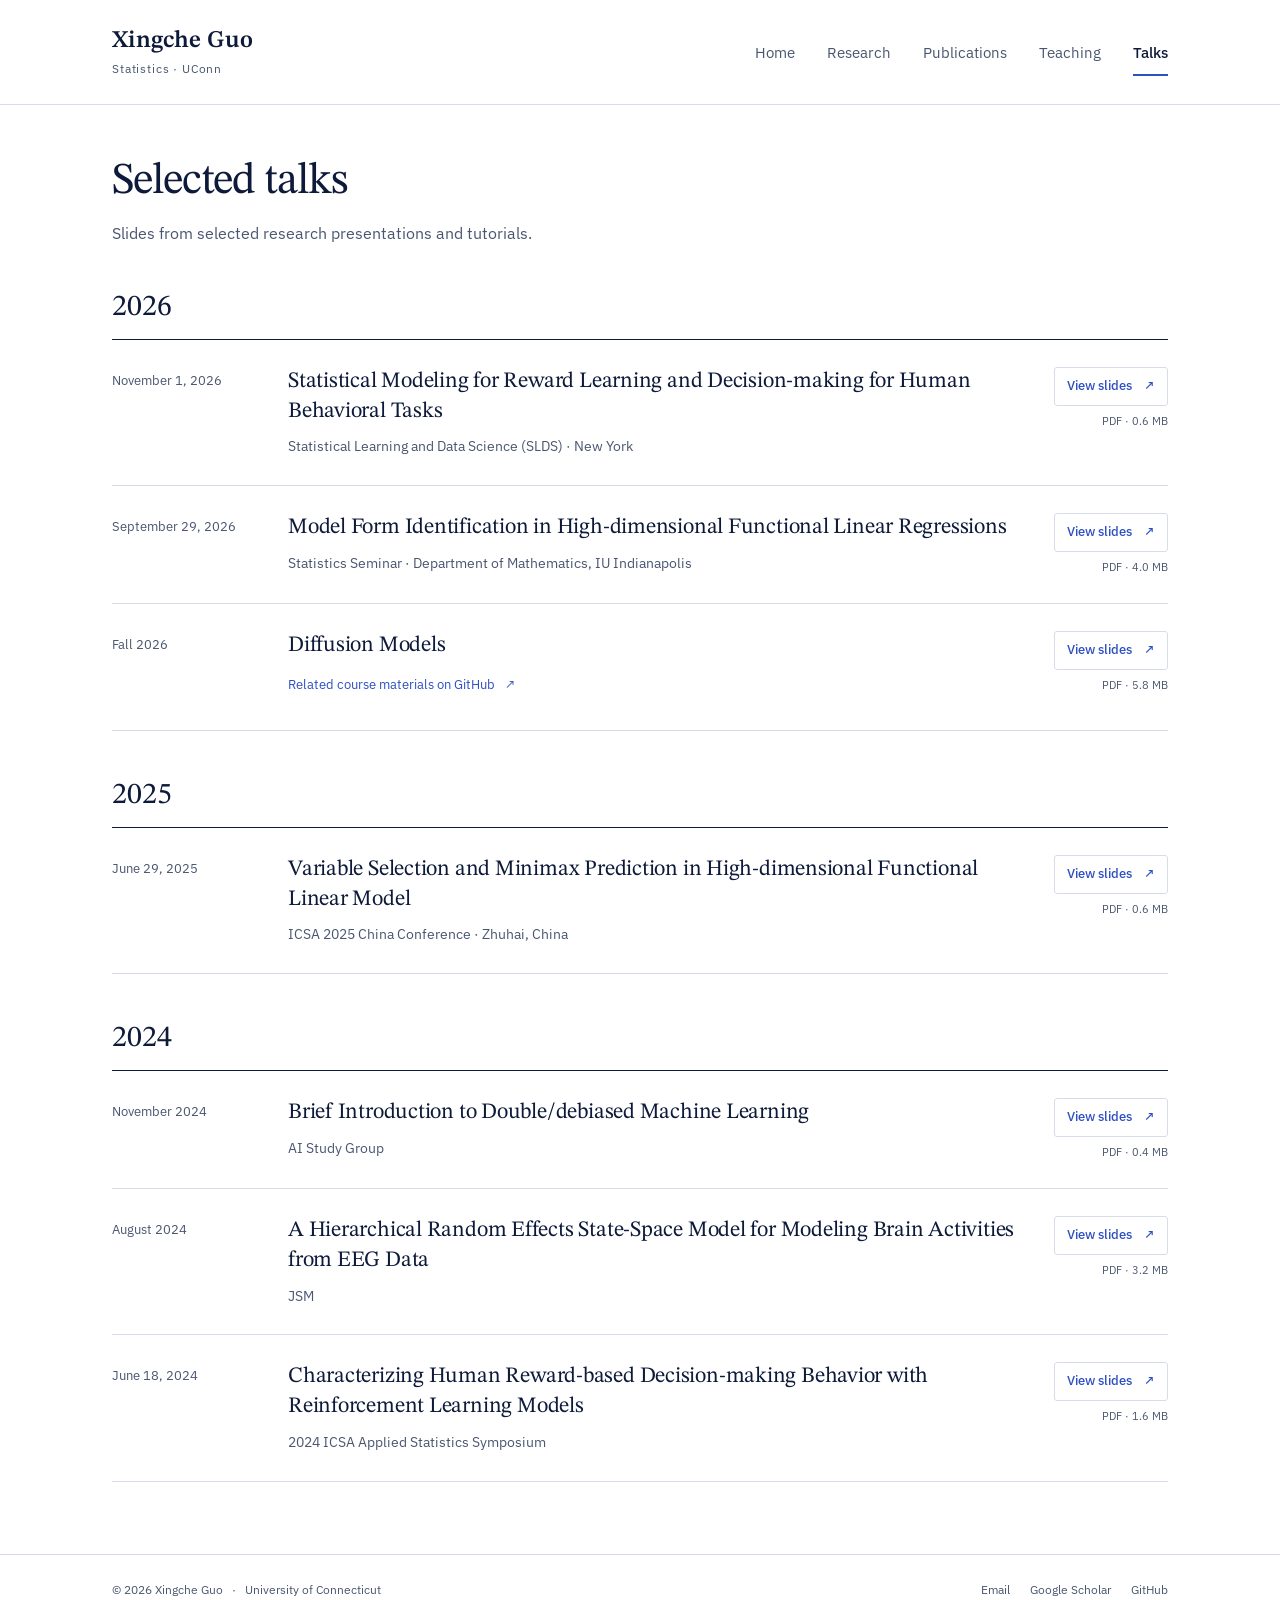
<file: talks.html>
<!DOCTYPE html>
<html lang="en">
<head>
  <meta charset="utf-8">
  <meta name="viewport" content="width=device-width, initial-scale=1">
  <title>Selected talks | Xingche Guo</title>
  <meta name="description" content="Selected research talks and tutorials by Xingche Guo, with PDF slides on reinforcement learning, functional data analysis, diffusion models, causal inference, and EEG modeling.">
  <link rel="canonical" href="https://xingcheg.github.io/homepage/talks.html">
  <meta property="og:type" content="website">
  <meta property="og:title" content="Selected talks | Xingche Guo">
  <meta property="og:description" content="Selected research talks and tutorials by Xingche Guo, with PDF slides on reinforcement learning, functional data analysis, diffusion models, causal inference, and EEG modeling.">
  <meta property="og:url" content="https://xingcheg.github.io/homepage/talks.html">
  <meta property="og:image" content="https://xingcheg.github.io/homepage/assets/xingche-guo.jpg">
  <meta property="og:image:alt" content="Xingche Guo at the Shanghai waterfront">
  <link rel="icon" href="assets/favicon.svg" type="image/svg+xml">
  <link rel="preconnect" href="https://fonts.googleapis.com">
  <link rel="preconnect" href="https://fonts.gstatic.com" crossorigin>
  <link href="https://fonts.googleapis.com/css2?family=IBM+Plex+Sans:wght@400;500;600&amp;family=STIX+Two+Text:ital,wght@0,400;0,600;1,400&amp;display=swap" rel="stylesheet">
  <link rel="stylesheet" href="assets/site.css">
  <link rel="stylesheet" href="assets/talks.css">
</head>
<body>
<a class="skip-link" href="#main-content">Skip to content</a>
<header class="site-header">
  <div class="header-inner">
    <a class="brand" href="index.html">Xingche Guo<span>Statistics · UConn</span></a>
    <nav class="site-nav" aria-label="Main navigation"><a href="index.html">Home</a> <a href="research.html">Research</a> <a href="publications.html">Publications</a> <a href="teaching.html">Teaching</a> <a href="talks.html" aria-current="page">Talks</a></nav>
  </div>
</header>
<main class="site-main talks" id="main-content" tabindex="-1">
  <header class="talks-intro">
    <h1 class="page-title">Selected talks</h1>
    <p>Slides from selected research presentations and tutorials.</p>
  </header>
  <section class="talk-year" aria-labelledby="talks-2026">
    <h2 id="talks-2026">2026</h2>
    <ol class="talk-list">
      <li class="talk-row">
        <time class="talk-date" datetime="2026-11-01">November 1, 2026</time>
        <div class="talk-details">
          <h3 id="reward-learning-slds-2026">Statistical Modeling for Reward Learning and Decision-making for Human Behavioral Tasks</h3>
          <p class="talk-venue">Statistical Learning and Data Science (SLDS) · New York</p>
        </div>
        <div class="talk-resource">
          <a class="slides-link" href="slides/reward-learning-slds-2026.pdf" target="_blank" rel="noopener" aria-labelledby="reward-learning-slds-2026-link reward-learning-slds-2026"><span id="reward-learning-slds-2026-link">View slides<span class="sr-only"> (PDF, opens in a new tab):</span></span> <span aria-hidden="true">↗</span></a>
          <span class="talk-file">PDF · 0.6 MB</span>
        </div>
      </li>
      <li class="talk-row">
        <time class="talk-date" datetime="2026-09-29">September 29, 2026</time>
        <div class="talk-details">
          <h3 id="functional-linear-regression-2026">Model Form Identification in High-dimensional Functional Linear Regressions</h3>
          <p class="talk-venue">Statistics Seminar · Department of Mathematics, IU Indianapolis</p>
        </div>
        <div class="talk-resource">
          <a class="slides-link" href="slides/functional-linear-regression-2026.pdf" target="_blank" rel="noopener" aria-labelledby="functional-linear-regression-2026-link functional-linear-regression-2026"><span id="functional-linear-regression-2026-link">View slides<span class="sr-only"> (PDF, opens in a new tab):</span></span> <span aria-hidden="true">↗</span></a>
          <span class="talk-file">PDF · 4.0 MB</span>
        </div>
      </li>
      <li class="talk-row">
        <time class="talk-date" datetime="2026">Fall 2026</time>
        <div class="talk-details">
          <h3 id="diffusion-models-2026">Diffusion Models</h3>
          <a class="text-link talk-related" href="https://github.com/xingcheg/Statistical-Generative-Modeling">Related course materials on GitHub <span aria-hidden="true">↗</span></a>
        </div>
        <div class="talk-resource">
          <a class="slides-link" href="slides/diffusion-models-2026.pdf" target="_blank" rel="noopener" aria-labelledby="diffusion-models-2026-link diffusion-models-2026"><span id="diffusion-models-2026-link">View slides<span class="sr-only"> (PDF, opens in a new tab):</span></span> <span aria-hidden="true">↗</span></a>
          <span class="talk-file">PDF · 5.8 MB</span>
        </div>
      </li>
    </ol>
  </section>
  <section class="talk-year" aria-labelledby="talks-2025">
    <h2 id="talks-2025">2025</h2>
    <ol class="talk-list">
      <li class="talk-row">
        <time class="talk-date" datetime="2025-06-29">June 29, 2025</time>
        <div class="talk-details">
          <h3 id="variable-selection-functional-linear-model-icsa-2025">Variable Selection and Minimax Prediction in High-dimensional Functional Linear Model</h3>
          <p class="talk-venue">ICSA 2025 China Conference · Zhuhai, China</p>
        </div>
        <div class="talk-resource">
          <a class="slides-link" href="slides/variable-selection-functional-linear-model-icsa-2025.pdf" target="_blank" rel="noopener" aria-labelledby="variable-selection-functional-linear-model-icsa-2025-link variable-selection-functional-linear-model-icsa-2025"><span id="variable-selection-functional-linear-model-icsa-2025-link">View slides<span class="sr-only"> (PDF, opens in a new tab):</span></span> <span aria-hidden="true">↗</span></a>
          <span class="talk-file">PDF · 0.6 MB</span>
        </div>
      </li>
    </ol>
  </section>
  <section class="talk-year" aria-labelledby="talks-2024">
    <h2 id="talks-2024">2024</h2>
    <ol class="talk-list">
      <li class="talk-row">
        <time class="talk-date" datetime="2024-11">November 2024</time>
        <div class="talk-details">
          <h3 id="double-debiased-machine-learning-2024">Brief Introduction to Double/debiased Machine Learning</h3>
          <p class="talk-venue">AI Study Group</p>
        </div>
        <div class="talk-resource">
          <a class="slides-link" href="slides/double-debiased-machine-learning-2024.pdf" target="_blank" rel="noopener" aria-labelledby="double-debiased-machine-learning-2024-link double-debiased-machine-learning-2024"><span id="double-debiased-machine-learning-2024-link">View slides<span class="sr-only"> (PDF, opens in a new tab):</span></span> <span aria-hidden="true">↗</span></a>
          <span class="talk-file">PDF · 0.4 MB</span>
        </div>
      </li>
      <li class="talk-row">
        <time class="talk-date" datetime="2024-08">August 2024</time>
        <div class="talk-details">
          <h3 id="eeg-state-space-jsm-2024">A Hierarchical Random Effects State-Space Model for Modeling Brain Activities from EEG Data</h3>
          <p class="talk-venue">JSM</p>
        </div>
        <div class="talk-resource">
          <a class="slides-link" href="slides/eeg-state-space-jsm-2024.pdf" target="_blank" rel="noopener" aria-labelledby="eeg-state-space-jsm-2024-link eeg-state-space-jsm-2024"><span id="eeg-state-space-jsm-2024-link">View slides<span class="sr-only"> (PDF, opens in a new tab):</span></span> <span aria-hidden="true">↗</span></a>
          <span class="talk-file">PDF · 3.2 MB</span>
        </div>
      </li>
      <li class="talk-row">
        <time class="talk-date" datetime="2024-06-18">June 18, 2024</time>
        <div class="talk-details">
          <h3 id="reinforcement-learning-icsa-2024">Characterizing Human Reward-based Decision-making Behavior with Reinforcement Learning Models</h3>
          <p class="talk-venue">2024 ICSA Applied Statistics Symposium</p>
        </div>
        <div class="talk-resource">
          <a class="slides-link" href="slides/reinforcement-learning-icsa-2024.pdf" target="_blank" rel="noopener" aria-labelledby="reinforcement-learning-icsa-2024-link reinforcement-learning-icsa-2024"><span id="reinforcement-learning-icsa-2024-link">View slides<span class="sr-only"> (PDF, opens in a new tab):</span></span> <span aria-hidden="true">↗</span></a>
          <span class="talk-file">PDF · 1.6 MB</span>
        </div>
      </li>
    </ol>
  </section>
</main>
<footer class="site-footer">
  <div class="footer-inner">
    <p>© 2026 Xingche Guo <span class="footer-divider">·</span> University of Connecticut</p>
    <nav aria-label="Contact and profiles">
      <a href="mailto:xingche.guo@uconn.edu">Email</a>
      <a href="https://scholar.google.com/citations?user=Te9Y-KUAAAAJ&amp;hl=en">Google Scholar</a>
      <a href="https://github.com/xingcheg">GitHub</a>
    </nav>
  </div>
</footer>
</body>
</html>
</file>
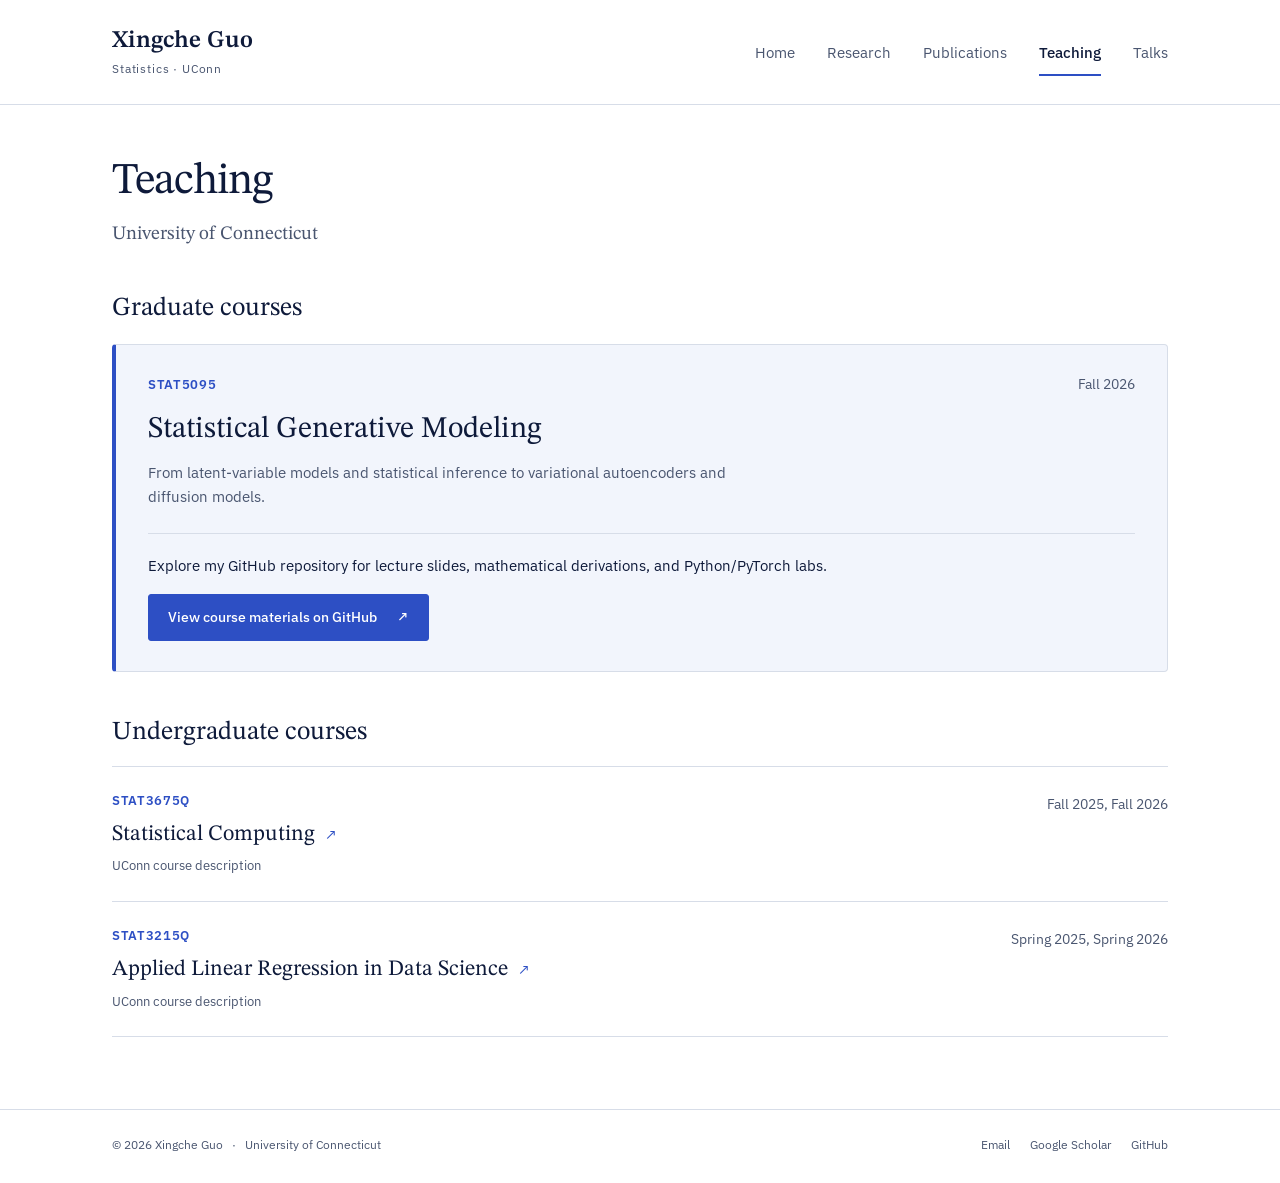
<file: teaching.html>
<!DOCTYPE html>
<html lang="en">
<head>
  <meta charset="utf-8">
  <meta name="viewport" content="width=device-width, initial-scale=1">
  <title>Teaching | Xingche Guo</title>
  <meta name="description" content="Graduate and undergraduate courses taught by Xingche Guo at the University of Connecticut, including STAT5095 Statistical Generative Modeling and its GitHub course materials.">
  <link rel="canonical" href="https://xingcheg.github.io/homepage/teaching.html">
  <meta property="og:type" content="website">
  <meta property="og:title" content="Teaching | Xingche Guo">
  <meta property="og:description" content="Graduate and undergraduate courses taught by Xingche Guo at the University of Connecticut, including STAT5095 Statistical Generative Modeling and its GitHub course materials.">
  <meta property="og:url" content="https://xingcheg.github.io/homepage/teaching.html">
  <meta property="og:image" content="https://xingcheg.github.io/homepage/assets/xingche-guo.jpg">
  <meta property="og:image:alt" content="Xingche Guo at the Shanghai waterfront">
  <link rel="icon" href="assets/favicon.svg" type="image/svg+xml">
  <link rel="preconnect" href="https://fonts.googleapis.com">
  <link rel="preconnect" href="https://fonts.gstatic.com" crossorigin>
  <link href="https://fonts.googleapis.com/css2?family=IBM+Plex+Sans:wght@400;500;600&amp;family=STIX+Two+Text:ital,wght@0,400;0,600;1,400&amp;display=swap" rel="stylesheet">
  <link rel="stylesheet" href="assets/site.css">
  <link rel="stylesheet" href="assets/teaching.css">
</head>
<body>
<a class="skip-link" href="#main-content">Skip to content</a>
<header class="site-header">
  <div class="header-inner">
    <a class="brand" href="index.html">Xingche Guo<span>Statistics · UConn</span></a>
    <nav class="site-nav" aria-label="Main navigation"><a href="index.html">Home</a> <a href="research.html">Research</a> <a href="publications.html">Publications</a> <a href="teaching.html" aria-current="page">Teaching</a> <a href="talks.html">Talks</a></nav>
  </div>
</header>
<main class="site-main teaching" id="main-content" tabindex="-1">
  <header class="teaching-intro">
    <h1 class="page-title">Teaching</h1>
    <p class="teaching-institution">University of Connecticut</p>
  </header>

  <section class="teaching-section" aria-labelledby="graduate-heading">
    <h2 id="graduate-heading">Graduate courses</h2>
    <article class="featured-course" aria-labelledby="stat5095-title">
      <div class="course-meta">
        <p class="course-code">STAT5095</p>
        <p class="course-terms">Fall 2026</p>
      </div>
      <h3 id="stat5095-title"><a href="https://github.com/xingcheg/Statistical-Generative-Modeling">Statistical Generative Modeling</a></h3>
      <p class="course-description">From latent-variable models and statistical inference to variational autoencoders and diffusion models.</p>
      <div class="course-resources">
        <p>Explore my GitHub repository for lecture slides, mathematical derivations, and Python/PyTorch labs.</p>
        <a class="primary-link" href="https://github.com/xingcheg/Statistical-Generative-Modeling">View course materials on GitHub <span aria-hidden="true">↗</span></a>
      </div>
    </article>
  </section>

  <section class="teaching-section undergraduate" aria-labelledby="undergraduate-heading">
    <h2 id="undergraduate-heading">Undergraduate courses</h2>
    <article class="course-row" aria-labelledby="stat3675q-title">
      <div class="course-details">
        <p class="course-code">STAT3675Q</p>
        <h3 id="stat3675q-title"><a href="https://statistics.uconn.edu/undergraduate/courses/course/STAT/3675Q/">Statistical Computing <span aria-hidden="true">↗</span></a></h3>
        <p class="course-link-note">UConn course description</p>
      </div>
      <p class="course-terms">Fall 2025, Fall 2026</p>
    </article>
    <article class="course-row" aria-labelledby="stat3215q-title">
      <div class="course-details">
        <p class="course-code">STAT3215Q</p>
        <h3 id="stat3215q-title"><a href="https://statistics.uconn.edu/undergraduate/courses/course/STAT/3215Q/">Applied Linear Regression in Data Science <span aria-hidden="true">↗</span></a></h3>
        <p class="course-link-note">UConn course description</p>
      </div>
      <p class="course-terms">Spring 2025, Spring 2026</p>
    </article>
  </section>
</main>
<footer class="site-footer">
  <div class="footer-inner">
    <p>© 2026 Xingche Guo <span class="footer-divider">·</span> University of Connecticut</p>
    <nav aria-label="Contact and profiles">
      <a href="mailto:xingche.guo@uconn.edu">Email</a>
      <a href="https://scholar.google.com/citations?user=Te9Y-KUAAAAJ&amp;hl=en">Google Scholar</a>
      <a href="https://github.com/xingcheg">GitHub</a>
    </nav>
  </div>
</footer>
</body>
</html>
</file>
<file: assets/site.css>
:root {
  color-scheme: light;
  --ink: #0e1a3a;
  --muted: #4a5670;
  --line: #d7dde8;
  --soft: #b4bfd1;
  --accent: #2d4fc4;
  --hue: #2d4fc4;
  --wash: #f2f5fc;
  --serif: "STIX Two Text", Georgia, "Times New Roman", serif;
  --sans: "IBM Plex Sans", system-ui, -apple-system, "Segoe UI", sans-serif;
}
* { box-sizing: border-box; }
html { -webkit-text-size-adjust: 100%; }
body { margin: 0; background: #fff; color: var(--ink); font: 16px/1.6 var(--sans); }
[hidden] { display: none !important; }
a { color: inherit; text-underline-offset: 4px; text-decoration-thickness: 1px; }
a:hover { color: var(--accent); }
button, input { font: inherit; }
a:focus-visible, button:focus-visible, input:focus-visible, [tabindex="0"]:focus-visible {
  outline: 2px solid var(--accent); outline-offset: 4px;
}
.skip-link { position: absolute; z-index: 10; top: 12px; left: 20px; padding: 10px 16px; background: var(--ink); color: #fff; transform: translateY(-150%); }
.skip-link:focus { transform: translateY(0); color: #fff; }
.site-header { border-bottom: 1px solid var(--line); }
.header-inner, .site-main, .footer-inner { max-width: 1120px; margin: 0 auto; padding-left: 32px; padding-right: 32px; }
.header-inner { display: flex; align-items: center; justify-content: space-between; gap: 32px; min-height: 104px; }
.brand { color: var(--ink); font: 600 1.5rem/1.15 var(--serif); text-decoration: none; }
.brand span { display: block; margin-top: 7px; color: var(--muted); font: 400 .75rem/1.2 var(--sans); letter-spacing: .07em; }
.site-nav { display: flex; flex-wrap: wrap; gap: 0 32px; align-items: center; }
.site-nav a { padding: 12px 0 9px; border-bottom: 2px solid transparent; text-decoration: none; font-size: .9375rem; color: var(--muted); }
.site-nav a:hover { color: var(--accent); }
.site-nav a[aria-current="page"] { border-color: var(--accent); color: var(--ink); font-weight: 500; }
.site-main { padding-top: 52px; padding-bottom: 72px; }
.eyebrow { margin: 0 0 12px; color: var(--muted); font-size: .75rem; font-weight: 500; letter-spacing: .1em; text-transform: uppercase; }
.page-title { font: 400 2.75rem/1.1 var(--serif); letter-spacing: -.025em; margin: 0 0 16px; }
.home-intro { display: grid; grid-template-columns: minmax(0, 1fr) 300px; gap: 64px; align-items: start; }
.bio h1 { font: 400 clamp(2.75rem, 5.5vw, 4rem)/1.05 var(--serif); letter-spacing: -.035em; margin: 0 0 16px; }
.position { margin: 0 0 28px; color: var(--accent); font-size: 1.0625rem; font-weight: 500; line-height: 1.55; }
.position span { color: var(--muted); font-size: .9375rem; font-weight: 400; }
.home-lede { max-width: 47ch; margin: 0 0 24px; font: 400 1.375rem/1.5 var(--serif); }
.biography { max-width: 61ch; color: var(--muted); font-size: .9375rem; line-height: 1.75; }
.biography p { margin: 0 0 16px; }
.biography a { text-decoration-color: var(--soft); }
.biography a:hover { text-decoration-color: var(--accent); }
.home-actions { display: flex; flex-wrap: wrap; align-items: center; gap: 20px; margin-top: 30px; }
.primary-link { display: inline-flex; align-items: center; justify-content: center; gap: 20px; padding: 11px 19px; border: 1px solid var(--accent); border-radius: 3px; background: var(--accent); color: #fff; text-decoration: none; font-size: .875rem; font-weight: 500; }
.primary-link:hover { background: var(--ink); border-color: var(--ink); color: #fff; }
.text-link { display: inline-flex; gap: 10px; align-items: center; padding: 7px 0; color: var(--accent); font-size: .875rem; text-decoration: none; }
.text-link:hover { text-decoration: underline; }
.portrait { display: block; width: 100%; height: auto; border-radius: 4px; }
.contact { margin-top: 22px; padding-top: 18px; border-top: 1px solid var(--line); color: var(--muted); font-size: .875rem; }
.contact .email-link { display: inline-block; color: var(--ink); font-weight: 500; margin-bottom: 11px; overflow-wrap: anywhere; }
.contact p { margin: 0 0 4px; }
.contact address { font-style: normal; line-height: 1.6; }
.interests { margin-top: 64px; border-top: 1px solid var(--line); padding-top: 30px; }
.interests-heading { display: flex; flex-wrap: wrap; justify-content: space-between; align-items: baseline; gap: 8px 24px; margin-bottom: 24px; }
.interests h2 { margin: 0; font: 400 1.875rem/1.25 var(--serif); letter-spacing: -.01em; }
.interest-columns { display: grid; grid-template-columns: repeat(2, minmax(0, 1fr)); gap: 64px; }
.interest-columns h3 { margin: 0 0 14px; color: var(--accent); font-size: .8125rem; font-weight: 500; letter-spacing: .05em; text-transform: uppercase; }
.interest-columns ul { margin: 0; padding-left: 17px; color: var(--muted); font-size: .9375rem; line-height: 1.6; }
.interest-columns li { margin-bottom: 10px; padding-left: 3px; }
.interest-columns li::marker { color: var(--soft); }
.group-photos { margin-top: 52px; padding-top: 30px; border-top: 1px solid var(--line); }
.photos-heading { display: flex; justify-content: space-between; align-items: baseline; flex-wrap: wrap; gap: 8px 24px; margin-bottom: 24px; }
.photos-heading h2 { margin: 0; font: 400 1.875rem/1.25 var(--serif); letter-spacing: -.01em; }
.photos-heading p { margin: 0; color: var(--muted); font-size: .8125rem; }
.photo-gallery { display: grid; grid-template-columns: 4fr 2.25fr 4fr; gap: 16px; align-items: start; }
.photo-gallery a { display: block; border-radius: 4px; }
.photo-gallery img { display: block; width: 100%; height: auto; border-radius: 4px; }
.photo-gallery a:hover { outline: 2px solid var(--accent); outline-offset: 4px; }
@media (max-width: 640px) {
  .group-photos { margin-top: 40px; }
  .photo-gallery { grid-template-columns: minmax(0, 1fr); gap: 24px; }
  .photo-gallery .photo-portrait { width: 100%; max-width: 340px; justify-self: center; }
}
.site-footer { border-top: 1px solid var(--line); }
.footer-inner { display: flex; justify-content: space-between; flex-wrap: wrap; gap: 16px 24px; padding-top: 25px; padding-bottom: 28px; color: var(--muted); font-size: .75rem; }
.footer-inner p { margin: 0; }
.footer-divider { margin: 0 6px; }
.footer-inner nav { display: flex; flex-wrap: wrap; gap: 20px; }
.footer-inner a { text-decoration: none; }
.footer-inner a:hover { text-decoration: underline; }
.not-found { min-height: 60vh; }
.not-found p { max-width: 50ch; }
.not-found .primary-link { margin-top: 16px; }
.sr-only { position: absolute; width: 1px; height: 1px; padding: 0; margin: -1px; overflow: hidden; clip: rect(0,0,0,0); white-space: nowrap; border: 0; }
@media (max-width: 900px) {
  .home-intro { grid-template-columns: minmax(0, 1fr) 260px; gap: 36px; }
  .interest-columns { gap: 36px; }
}
@media (max-width: 760px) {
  .header-inner, .site-main, .footer-inner { padding-left: 24px; padding-right: 24px; }
  .header-inner { min-height: 96px; gap: 24px; }
  .site-nav { gap: 22px; }
  .site-main { padding-top: 36px; padding-bottom: 48px; }
  .home-intro { grid-template-columns: minmax(0, 1fr); gap: 32px; }
  .home-lede { max-width: none; font-size: 1.25rem; }
  .profile { display: grid; grid-template-columns: minmax(0, 240px) minmax(0, 1fr); gap: 24px; align-items: start; }
  .contact { margin-top: 0; padding-top: 16px; }
  .interests { margin-top: 40px; }
  .interest-columns { grid-template-columns: 1fr; gap: 24px; }
  .page-title { font-size: 2.25rem; }
}
@media (max-width: 640px) {
  .header-inner { align-items: flex-start; flex-direction: column; gap: 12px; padding-top: 22px; padding-bottom: 10px; }
  .site-nav { width: 100%; }
}
@media (max-width: 520px) {
  .header-inner, .site-main, .footer-inner { padding-left: 20px; padding-right: 20px; }
  .header-inner { align-items: flex-start; flex-direction: column; gap: 12px; padding-top: 22px; padding-bottom: 10px; }
  .brand span { margin-top: 5px; }
  .site-nav { width: 100%; display: grid; grid-template-columns: repeat(3, max-content); gap: 0 clamp(14px, 5vw, 24px); justify-items: start; }
  .site-nav a { padding-top: 7px; font-size: .875rem; }
  .home-actions { gap: 12px 20px; }
  .profile { display: block; max-width: 340px; }
  .contact { margin-top: 22px; }
  .footer-divider { margin: 0 3px; }
}
@media (prefers-reduced-motion: reduce) {
  *, *::before, *::after { animation: none !important; transition: none !important; scroll-behavior: auto !important; }
}
@media print {
  .site-header, .site-footer, .skip-link, .home-actions, .interests-heading .text-link { display: none !important; }
  .site-main { max-width: none; padding: 0; }
  .home-intro { grid-template-columns: minmax(0, 1fr) 180px; gap: 30px; }
  .bio h1 { font-size: 30pt; }
  .interests { margin-top: 28px; }
  a { color: inherit; }
}
</file>
<file: assets/publications.css>
.intro { display: flex; align-items: flex-start; justify-content: space-between; gap: 28px; padding-bottom: 28px; }
  .eyebrow { margin: 0 0 8px; color: var(--muted); font-size: .8125rem; font-weight: 500; letter-spacing: .1em; text-transform: uppercase; }
  .page-title { margin: 0 0 12px; font: 400 2.75rem/1.1 var(--serif); letter-spacing: -.025em; }
  .lede { margin: 0; max-width: 52ch; color: var(--muted); font: 400 1.125rem/1.5 var(--serif); }
  .scholar-link { flex-shrink: 0; display: inline-flex; align-items: center; gap: 9px; padding: 9px 0; margin-top: 32px; border-bottom: 1px solid var(--accent); color: var(--accent); font-size: .875rem; font-weight: 500; text-decoration: none; }
  .scholar-link svg { width: 15px; height: 15px; }
  .scholar-link:hover { color: var(--ink); border-color: var(--ink); }
  .tools { display: flex; justify-content: space-between; gap: 20px; align-items: center; padding: 18px 0; border-top: 1px solid var(--line); border-bottom: 1px solid var(--line); }
  .filters { display: flex; flex-wrap: wrap; gap: 7px; }
  .filter { appearance: none; border: 1px solid transparent; border-radius: 6px; padding: 9px 12px; background: transparent; color: var(--muted); cursor: pointer; font-size: .875rem; }
  .filter[aria-pressed="true"] { color: var(--ink); border-color: var(--line); background: var(--wash); font-weight: 500; }
  .filter:hover { color: var(--accent); background: var(--wash); }
  .search-wrap { position: relative; flex: 0 1 280px; min-width: 210px; }
  .search-wrap svg { position: absolute; top: 13px; left: 12px; width: 16px; height: 16px; color: var(--muted); pointer-events: none; }
  #publication-search { width: 100%; border: 1px solid var(--line); border-radius: 6px; background: #fff; padding: 10px 12px 10px 36px; color: var(--ink); font-size: .875rem; }
  #publication-search::placeholder { color: var(--muted); opacity: 1; }
  .sr-only { position: absolute; width: 1px; height: 1px; padding: 0; margin: -1px; overflow: hidden; clip: rect(0,0,0,0); white-space: nowrap; border: 0; }
  .results-note { display: flex; align-items: baseline; justify-content: space-between; gap: 16px; flex-wrap: wrap; margin: 14px 0 32px; font-size: .8125rem; color: var(--muted); }
  .results-note p { margin: 0; }
  .publication-section + .publication-section { margin-top: 48px; }
  .section-heading { display: flex; align-items: baseline; gap: 12px; padding-bottom: 12px; border-bottom: 2px solid var(--ink); }
  .section-heading h2 { margin: 0; font: 400 1.625rem/1.25 var(--serif); }
  .section-count { color: var(--muted); font-size: .8125rem; font-variant-numeric: tabular-nums; }
  .year-group { display: grid; grid-template-columns: 104px minmax(0,1fr); gap: 28px; }
  .year { margin: 0; padding-top: 23px; color: var(--muted); font-size: .875rem; font-weight: 500; font-variant-numeric: tabular-nums; }
  .paper-list { list-style: none; margin: 0; padding: 0; min-width: 0; }
  .paper { padding: 20px 0 21px; border-bottom: 1px solid var(--line); }
  .paper-title { margin: 0; font: 400 1.25rem/1.35 var(--serif); text-wrap: pretty; overflow-wrap: anywhere; }
  .authors { margin: 7px 0 0; color: var(--muted); font-size: .875rem; line-height: 1.55; }
  .authors strong { color: var(--ink); font-weight: 600; }
  sup { font-size: .75em; line-height: 0; vertical-align: super; }
  .venue { margin: 4px 0 0; font-size: .875rem; line-height: 1.5; }
  .journal { color: var(--accent); font-weight: 500; }
  .details { color: var(--muted); }
  .paper-links { display: flex; flex-wrap: wrap; gap: 7px; margin-top: 11px; }
  .paper-links a { display: inline-flex; justify-content: center; align-items: center; min-height: 30px; padding: 5px 12px; border: 1px solid var(--soft); border-radius: 999px; color: var(--ink); font-size: .8125rem; font-weight: 500; line-height: 1.2; text-decoration: none; }
  .paper-links a:hover { color: var(--accent); border-color: var(--accent); background: var(--wash); }
  .empty-state { padding: 38px 0 48px; border-bottom: 1px solid var(--line); }
  .empty-state h2 { margin: 0 0 8px; font: 400 1.625rem/1.25 var(--serif); }
  .empty-state p { margin: 0 0 16px; color: var(--muted); }
  .reset { border: 1px solid var(--soft); background: #fff; border-radius: 6px; padding: 9px 14px; cursor: pointer; color: var(--ink); font-size: .875rem; }
  .reset:hover { border-color: var(--accent); color: var(--accent); }
  .footer { display: flex; justify-content: space-between; align-items: baseline; gap: 16px; flex-wrap: wrap; margin-top: 26px; padding-top: 18px; border-top: 1px solid var(--line); color: var(--muted); font-size: .8125rem; }
  .footer p { margin: 0; }
  .footer a { color: var(--ink); text-underline-offset: 3px; }
  .footer a:hover { color: var(--accent); }
  @media (max-width: 760px) {
    .intro { gap: 16px; flex-direction: column; padding-bottom: 22px; }
    .page-title { font-size: 2.25rem; }
    .scholar-link { margin-top: 0; }
    .tools { flex-direction: column; align-items: stretch; gap: 14px; padding: 14px 0; }
    .search-wrap { flex: auto; width: 100%; min-width: 0; }
    .filter { padding: 9px 10px; }
    .year-group { grid-template-columns: 72px minmax(0,1fr); gap: 16px; }
    .paper-title { font-size: 1.1875rem; }
    .section-heading h2 { font-size: 1.5rem; }
  }
  @media (max-width: 480px) {

    .year-group { grid-template-columns: minmax(0,1fr); gap: 0; }
    .year { padding-top: 22px; color: var(--accent); font-size: .8125rem; }
    .paper { padding: 14px 0 18px; }
    .filters { gap: 3px; }
    .filter { font-size: .8125rem; padding: 9px 8px; }
    .paper-links a { min-height: 36px; }
    .results-note { margin-bottom: 24px; }
  }
  @media print {
    body { background: #fff; font-size: 11pt; }
    .publications { max-width: none; padding: 0; }
    .tools, .results-note, .empty-state, .footer { display: none !important; }
    .publication-section[hidden], .year-group[hidden], .paper[hidden] { display: block !important; }
    .year-group, .year-group[hidden] { display: grid !important; }
    .paper { break-inside: avoid; }
    .page-title { font-size: 28pt; }
    .paper-title { font-size: 12pt; }
  }
</file>
<file: assets/research.css>
.lede {
    font-family: var(--serif);
    font-size: 1.3125rem;
    line-height: 1.5;
    max-width: 60ch;
    margin: 0 0 32px;
  }

  /* Theme selector: four column heads */
  .themes { display: grid; grid-template-columns: repeat(4, 1fr); gap: 24px; }
  .theme-tab {
    appearance: none;
    background: none;
    border: 0;
    border-top: 3px solid var(--line);
    padding: 14px 0 4px;
    margin: 0;
    text-align: left;
    font: inherit;
    color: var(--hue);
    cursor: pointer;
    display: flex;
    flex-direction: column;
    gap: 12px;
  }
  .theme-tab svg { width: 100%; max-width: 168px; height: auto; opacity: .45; transition: opacity .15s; }
  .theme-tab .name {
    font-family: var(--serif);
    font-size: 1.125rem;
    line-height: 1.25;
    color: var(--muted);
  }
  .theme-tab:hover svg { opacity: .8; }
  .theme-tab:hover .name { color: var(--ink); }
  .theme-tab[aria-selected="true"] { border-top-color: var(--hue); }
  .theme-tab[aria-selected="true"] svg { opacity: 1; }
  .theme-tab[aria-selected="true"] .name { color: var(--ink); font-weight: 600; }
  .theme-tab:focus-visible,
  .links a:focus-visible,
  .foot a:focus-visible,
  .panel:focus-visible { outline: 2px solid var(--hue); outline-offset: 3px; border-radius: 2px; }

  /* Selected theme */
  .panel { margin-top: 28px; padding-top: 32px; border-top: 1px solid var(--line); }
  .panel-head { display: grid; grid-template-columns: 1.3fr 1fr; gap: 48px; align-items: start; }
  .panel h2 {
    font-family: var(--serif);
    font-weight: 600;
    font-size: 2.125rem;
    line-height: 1.12;
    letter-spacing: -0.01em;
    margin: 0 0 16px;
    text-wrap: balance;
  }
  .pitch { font-family: var(--serif); font-size: 1.125rem; line-height: 1.6; max-width: 56ch; margin: 0; }

  .plate { margin: 0; color: var(--hue); }
  .plate .art {
    background: color-mix(in srgb, var(--hue) 7%, #fff);
    border-radius: 4px;
    padding: 20px 22px;
  }
  .plate svg, .plate img { display: block; width: 100%; height: auto; }
  .plate img { border-radius: 2px; }
  .plate .art.photo { padding: 0; background: none; }
  .plate figcaption { font-size: .8125rem; line-height: 1.45; color: var(--muted); margin-top: 10px; }

  .group {
    font-family: var(--sans);
    font-size: .875rem;
    font-weight: 600;
    color: var(--muted);
    margin: 36px 0 0;
    padding-bottom: 8px;
    border-bottom: 1px solid var(--line);
  }
  .papers { list-style: none; margin: 0; padding: 0; }
  .paper {
    display: grid;
    grid-template-columns: 148px minmax(0, 1fr) auto;
    column-gap: 24px;
    align-items: start;
    padding: 14px 0;
    border-bottom: 1px solid var(--line);
  }
  .venue { font-size: .875rem; font-weight: 600; color: var(--hue); line-height: 1.35; padding-top: 2px; }
  .venue abbr { text-decoration: none; }
  .venue .year { display: block; font-weight: 400; color: var(--muted); }
  .paper .title { font-family: var(--serif); font-size: 1.0625rem; line-height: 1.35; margin: 0; }
  .paper .authors { font-size: .875rem; color: var(--muted); margin: 3px 0 0; }
  .paper .authors strong { color: var(--ink); font-weight: 600; }
  .links { display: flex; gap: 6px; flex-wrap: wrap; justify-content: flex-end; padding-top: 1px; }
  .links a {
    font-size: .8125rem;
    font-weight: 500;
    line-height: 1;
    padding: 6px 11px;
    border: 1px solid var(--soft);
    border-radius: 999px;
    color: var(--ink);
    text-decoration: none;
    white-space: nowrap;
  }
  .links a:hover { border-color: var(--hue); color: var(--hue); }

  .foot {
    display: flex;
    justify-content: space-between;
    gap: 16px;
    flex-wrap: wrap;
    margin-top: 18px;
    font-size: .875rem;
    color: var(--muted);
  }
  .foot a { color: var(--ink); text-underline-offset: 3px; }
  .foot a:hover { color: var(--hue); }

  .swap { animation: swap .16s ease-out; }
  @keyframes swap { from { opacity: 0; } to { opacity: 1; } }
  @media (prefers-reduced-motion: reduce) {
    .swap { animation: none; }
    .theme-tab svg { transition: none; }
  }

  /* Schematic strokes */
  .sk-soft { stroke: var(--soft); fill: none; }
  .sk-softfill { fill: var(--soft); }
  .sk-hue { stroke: currentColor; fill: none; }
  .sk-huefill { fill: currentColor; }
  .sk-paper { fill: #fff; stroke: currentColor; }

  @media (max-width: 760px) {
    .lede { font-size: 1.1875rem; margin-bottom: 24px; }
    .themes { grid-template-columns: 1fr 1fr; gap: 16px 20px; }
    .theme-tab { gap: 8px; padding-top: 10px; }
    .theme-tab svg { max-width: 96px; }
    .theme-tab .name { font-size: 1rem; }
    .panel { margin-top: 20px; padding-top: 24px; }
    .panel-head { grid-template-columns: 1fr; gap: 24px; }
    .panel h2 { font-size: 1.75rem; }
    .paper { grid-template-columns: 1fr; row-gap: 6px; }
    .venue .year { display: inline; }
    .venue .year::before { content: ", "; }
    .links { justify-content: flex-start; padding-top: 4px; }
  }

  .research .page-title { margin-bottom: 14px; }
  .research .lede { max-width: 65ch; color: var(--muted); font-size: 1.1875rem; }
  .research .paper { grid-template-columns: 140px minmax(0, 1fr) auto; }
  .research .title { overflow-wrap: anywhere; }
  .research .links a { min-height: 32px; display: inline-flex; align-items: center; }
  .research .themes { margin-top: 36px; }
  .research .panel { scroll-margin-top: 24px; }
  .research .panel + .panel { margin-top: 48px; }
  @media (max-width: 760px) {
    .research .paper { grid-template-columns: 1fr; }
    .research .links a { min-height: 36px; }
  }
  @media print {
    .research .themes { display: none !important; }
    .research .panel[hidden] { display: block !important; }
    .research .panel { break-inside: avoid; }
  }
</file>
<file: assets/talks.css>
.talks-intro { margin-bottom: 42px; }
.talks-intro p { margin: 0; color: var(--muted); font-size: 1rem; }
.talk-year + .talk-year { margin-top: 46px; }
.talk-year h2 { margin: 0; padding-bottom: 14px; border-bottom: 1px solid var(--ink); font: 400 1.875rem/1.2 var(--serif); }
.talk-list { margin: 0; padding: 0; list-style: none; }
.talk-row { display: grid; grid-template-columns: 148px minmax(0, 1fr) 116px; align-items: start; gap: 28px; padding: 27px 0; border-bottom: 1px solid var(--line); }
.talk-date { padding-top: 4px; color: var(--muted); font-size: .8125rem; line-height: 1.5; }
.talk-details h3 { margin: 0; font: 400 1.375rem/1.35 var(--serif); letter-spacing: -.01em; }
.talk-venue { margin: 10px 0 0; color: var(--muted); font-size: .875rem; line-height: 1.55; }
.talk-related { margin-top: 7px; font-size: .8125rem; }
.talk-resource { display: flex; flex-direction: column; align-items: flex-end; gap: 7px; }
.slides-link { display: inline-flex; align-items: center; gap: 12px; padding: 8px 12px; border: 1px solid var(--line); border-radius: 3px; color: var(--accent); font-size: .8125rem; font-weight: 500; text-decoration: none; white-space: nowrap; }
.slides-link:hover { border-color: var(--accent); background: var(--wash); }
.talk-file { color: var(--muted); font-size: .6875rem; }
@media (max-width: 760px) {
  .talk-row { grid-template-columns: 1fr auto; gap: 12px 24px; }
  .talk-date { grid-column: 1 / -1; padding-top: 0; }
}
@media (max-width: 520px) {
  .talks-intro { margin-bottom: 32px; }
  .talk-row { grid-template-columns: minmax(0, 1fr); gap: 12px; padding: 24px 0; }
  .talk-details h3 { font-size: 1.25rem; }
  .talk-resource { flex-direction: row; align-items: center; gap: 12px; }
  .talk-year + .talk-year { margin-top: 36px; }
}
@media print {
  .talk-row { break-inside: avoid; grid-template-columns: 120px minmax(0, 1fr) 116px; gap: 20px; }
  .talk-date { grid-column: auto; }
}
</file>
<file: assets/teaching.css>
.teaching-intro { margin-bottom: 42px; }
.teaching-institution { margin: 0; color: var(--muted); font: 400 1.1875rem/1.5 var(--serif); }
.teaching-section h2 { margin: 0 0 20px; font: 400 1.625rem/1.25 var(--serif); }
.teaching-section + .teaching-section { margin-top: 44px; }
.featured-course { padding: 28px 32px 30px; border: 1px solid var(--line); border-left: 4px solid var(--accent); border-radius: 4px; background: var(--wash); }
.course-meta { display: flex; align-items: baseline; justify-content: space-between; flex-wrap: wrap; gap: 8px 20px; margin-bottom: 14px; }
.course-code { margin: 0; color: var(--accent); font-size: .8125rem; font-weight: 600; letter-spacing: .05em; }
.course-terms { margin: 0; color: var(--muted); font-size: .875rem; }
.teaching h3 { margin: 0; font: 400 1.5rem/1.3 var(--serif); text-wrap: pretty; }
.teaching h3 a { text-decoration: none; }
.teaching h3 a:hover { text-decoration: underline; }
.featured-course h3 { font-size: 1.875rem; }
.course-description { margin: 12px 0 0; max-width: 66ch; color: var(--muted); font-size: .9375rem; }
.course-resources { margin-top: 24px; padding-top: 20px; border-top: 1px solid var(--line); }
.course-resources p { margin: 0 0 16px; font-size: .9375rem; }
.course-resources .primary-link { max-width: 100%; }
.course-resources .primary-link span { flex-shrink: 0; }
.undergraduate > h2 { margin-bottom: 0; padding-bottom: 18px; border-bottom: 1px solid var(--line); }
.course-row { display: grid; grid-template-columns: minmax(0, 1fr) auto; align-items: start; gap: 24px; padding: 24px 0; border-bottom: 1px solid var(--line); }
.course-row .course-code { margin-bottom: 8px; }
.course-row h3 { font-size: 1.375rem; }
.course-row h3 span { display: inline-block; font: 400 .9375rem/1 var(--sans); color: var(--accent); margin-left: 5px; }
.course-row .course-terms { padding-top: 2px; }
.course-link-note { margin: 8px 0 0; color: var(--muted); font-size: .8125rem; }
@media (max-width: 640px) {
  .teaching-intro { margin-bottom: 30px; }
  .featured-course { padding: 20px 20px 24px; }
  .featured-course h3 { font-size: 1.625rem; }
  .course-row { grid-template-columns: minmax(0, 1fr); gap: 12px; }
  .course-row .course-terms { padding-top: 0; }
  .teaching-section + .teaching-section { margin-top: 34px; }
}
@media print {
  .featured-course { background: #fff; }
  .course-resources .primary-link { color: var(--ink); background: none; }
  .featured-course, .course-row { break-inside: avoid; }
}
</file>
